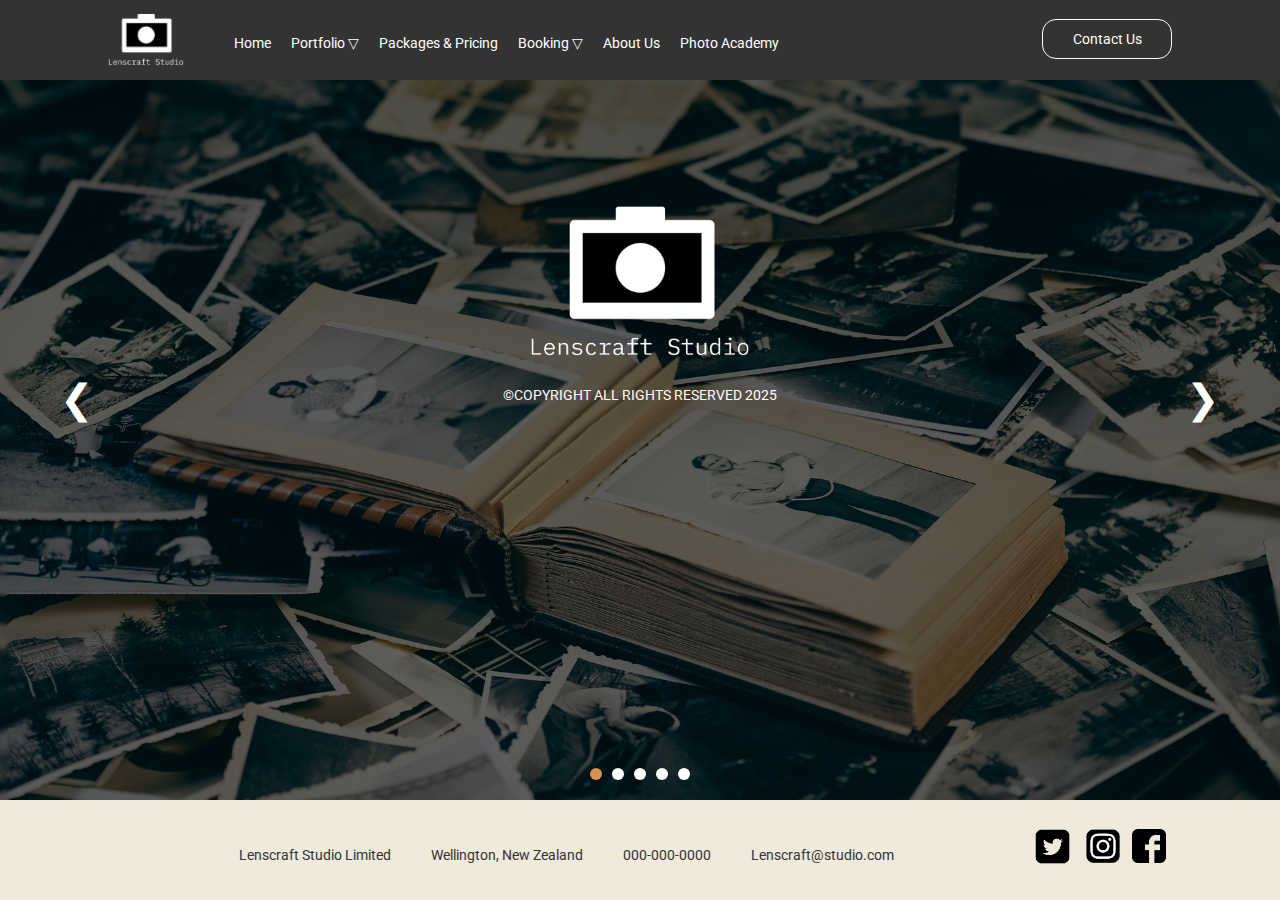
<file: index.html>
<!DOCTYPE html>
<html lang="en">
<head>
    <meta charset="UTF-8">
    <meta name="viewport" content="width=device-width, initial-scale=1.0">
    <title>Main Page</title>
    <link rel="stylesheet" href="./css/common.css">
    <link rel="stylesheet" href="./css/header_footer.css">
    <link rel="stylesheet" href="./css/main.css">
    <script src="./javascript/script.js"></script>
    <!-- Google Fonts: Roboto, Merriweather -->
    <link href="https://fonts.googleapis.com/css2?family=Roboto:wght@400;500;700&family=Merriweather:wght@400;700&display=swap" rel="stylesheet">
    
</head>
<body>

    <header>
        <h1 class="logo">
            <a href="/LensCraftStudio/index.html">
                <img src="./images/logo_white.png" alt="Logo Image of Camera">
            </a>
        </h1>
        <nav>
            <ul> 
                <li><a href="/LensCraftStudio/index.html">Home</a></li>
                <li>
                    <a href="#">Portfolio &#9661;</a>
                    <ul class="sub_nav">
                        <li><a href="#">Wedding</a></li>
                        <li><a href="#">Portrait</a></li>
                        <li><a href="#">Commercial</a></li>
                    </ul>
                </li>
                <li><a href="/LensCraftStudio/pricingPage.html">Packages & Pricing</a></li>
                <li>
                    <a href="#">Booking &#9661;</a>
                    <ul class="sub_nav">
                        <li><a href="/LensCraftStudio/booking.html">Make a Booking</a></li>
                        <li><a href="/LensCraftStudio/booking_check.html">Check Booking</a></li>
                    </ul>
                </li>
                <li><a href="/LensCraftStudio/aboutus.html">About Us</a></li>
                <li><a href="#">Photo Academy</a></li>
            </ul>
        </nav>
        <div class="contact_us">
            <a href="#">Contact Us</a>
        </div>
    </header>


    <main>
        <div class="slider-container">
            <div class="slide-box">
                <div class="slide">
                    <img src="./images/main1.jpg" alt="main1">
                    <div class="main_mention"> 
                        <img src="./images/logo_white.png" alt="logo">
                        <p>©COPYRIGHT ALL RIGHTS RESERVED 2025</p>
                    </div>
                </div>
                <div class="slide">
                    <img src="./images/main2.jpg" alt="main2">
                </div>
                <div class="slide">
                    <img src="./images/main3.jpg" alt="main3">
                </div>
                <div class="slide">
                    <img src="./images/main4.jpg" alt="main4">
                </div>
                <div class="slide">
                    <img src="./images/main5.jpg" alt="main5">
                </div>
            </div>
        
            <div class="dots-container">
                <div class="dot"></div>
                <div class="dot"></div>
                <div class="dot"></div>
                <div class="dot"></div>
                <div class="dot"></div>
            </div>
        
            <button class="prev">&#10094;</button>
            <button class="next">&#10095;</button>
    </main>

    <footer>
        <ul class="info_footer">
            <li>Lenscraft Studio Limited</li>
            <li>Wellington, New Zealand</li>
            <li>000-000-0000</li>
            <li>Lenscraft@studio.com</li>
        </ul>
        <ul class="sns_footer">
            <li>
                <a href="#" class="twitter_logo">
                    <img src="./images/twitter_logo.png" alt="twitter_logo">
                </a>
            </li>
            <li>
                <a href="#">
                    <img src="./images/instagram_logo.png" alt="Instagram Logo">
                </a>
            </li>
            <li>
                <a href="#">
                    <img src="./images/facebook_logo.png" alt="Facebook Logo">
                </a>
            </li>
        </ul>
    </footer>

</body>
</html>
</file>
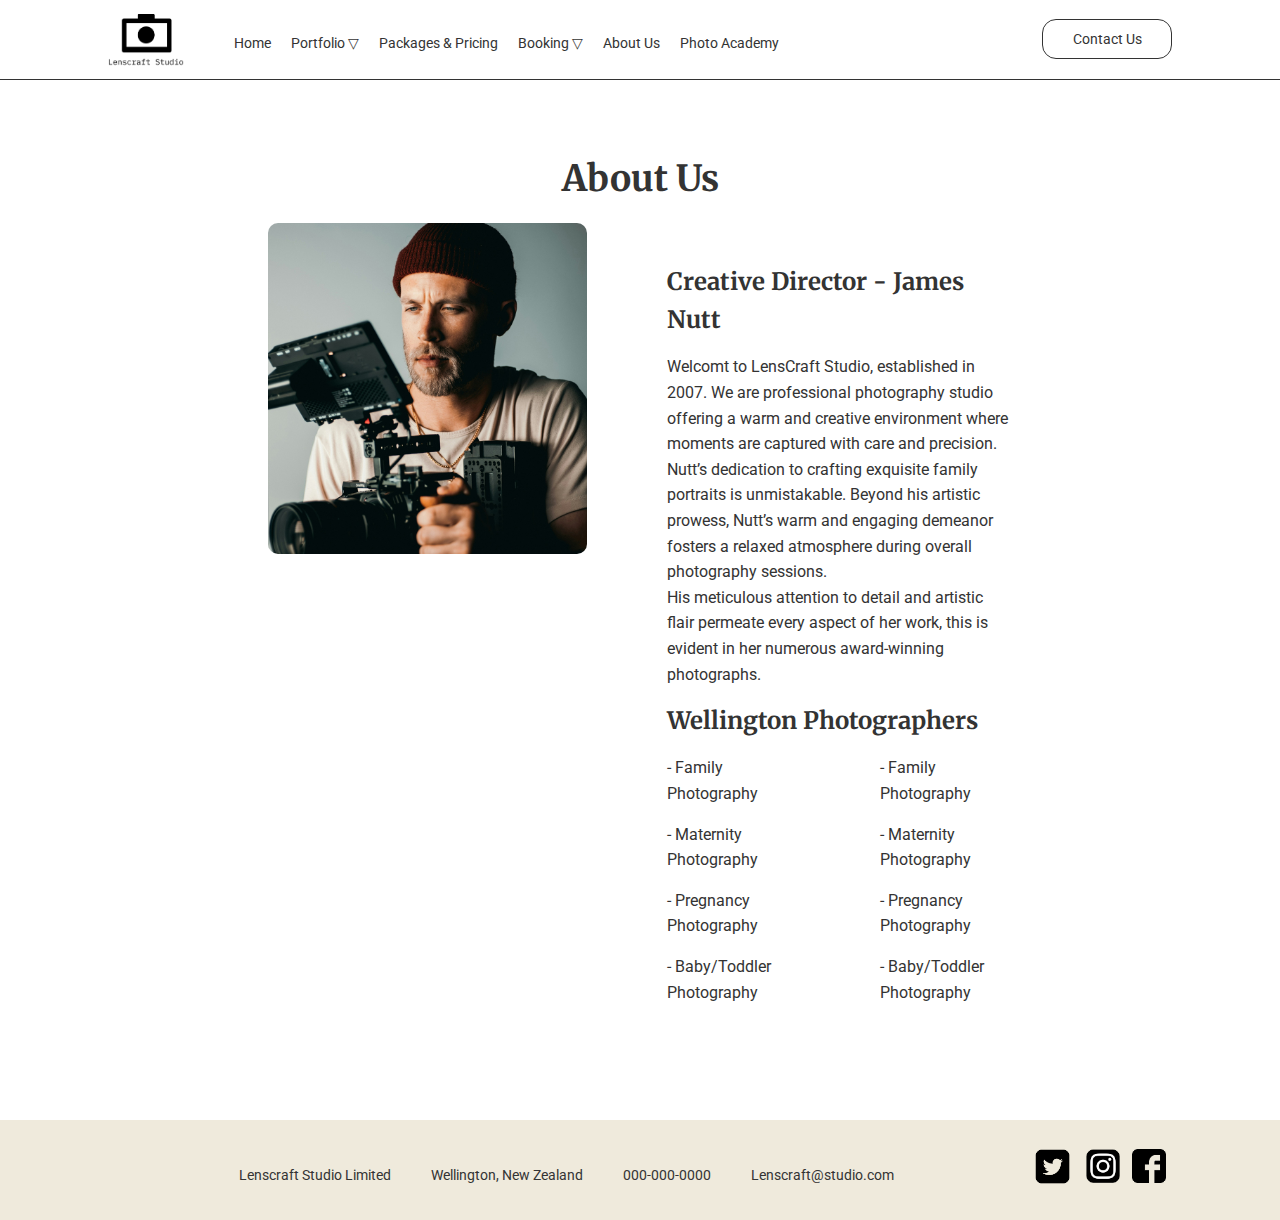
<file: aboutus.html>
<!DOCTYPE html>
<html lang="en">
<head>
    <meta charset="UTF-8">
    <meta name="viewport" content="width=device-width, initial-scale=1.0">
    <title>AboutUs</title>
    <link rel="stylesheet" href="./css/common.css">
    <link rel="stylesheet" href="./css/header_footer.css">
    <link rel="stylesheet" href="./css/aboutus.css">
     <!-- Google Fonts: Roboto, Merriweather -->
    <link href="https://fonts.googleapis.com/css2?family=Roboto:wght@400;500;700&family=Merriweather:wght@400;700&display=swap" rel="stylesheet">
</head>
<body>
    <header class="inside">
        <h1 class="logo">
            <a href="/LensCraftStudio/index.html">
                <img src="./images/logo_black.png" alt="Logo Image of Camera">
            </a>
        </h1>
        <nav>
            <ul>
                <li><a href="/LensCraftStudio/index.html">Home</a></li>
                <li>
                    <a href="#">Portfolio &#9661;</a>
                    <ul class="sub_nav_in">
                        <li><a href="#">Wedding</a></li>
                        <li><a href="#">Portrait</a></li>
                        <li><a href="#">Commercial</a></li>
                    </ul>
                </li>
                <li><a href="/LensCraftStudio/pricingPage.html">Packages & Pricing</a></li>
                <li>
                    <a href="#">Booking &#9661;</a>
                    <ul class="sub_nav">
                        <li><a href="/LensCraftStudio/booking.html">Make a Booking</a></li>
                        <li><a href="/LensCraftStudio/booking_check.html">Check Booking</a></li>
                    </ul>
                </li>
                <li><a href="/LensCraftStudio/aboutus.html">About Us</a></li>
                <li><a href="#">Photo Academy</a></li>
            </ul>
        </nav>
        <div class="contact_us">
            <a href="#">Contact Us</a>
        </div>
    </header>
    <main>
        <h2>About Us</h2>
        <div class="intro_box">
            <div class="img_box">
                <img src="./images/aboutus.jpg" alt="name">
            </div>
            <div class="content_box">
                <h3>Creative Director - James Nutt</h3>
                <p>Welcomt to LensCraft Studio, established in 2007. We are professional photography studio offering a warm and creative environment where moments are captured with care and precision.<br>            Nutt’s dedication to crafting exquisite family portraits is unmistakable.
                    Beyond his artistic prowess, Nutt’s warm and engaging demeanor fosters a relaxed atmosphere during overall photography sessions.<br>
                    His meticulous attention to detail and artistic flair permeate every aspect of her work, this is evident in her numerous award-winning photographs.
                </p>
                <h3>Wellington Photographers</h3>
                <div class="wrap_box">
                    <div>
                        <p>- Family Photography</p>
                        <p>- Maternity Photography</p>
                        <p>- Pregnancy Photography</p>
                        <p>- Baby/Toddler Photography</p>
                    </div>
                    <div>
                        <p>- Family Photography</p>
                        <p>- Maternity Photography</p>
                        <p>- Pregnancy Photography</p>
                        <p>- Baby/Toddler Photography</p>
                    </div>
                </div>
            </div>
        </div>

    </main>
    <footer>
        <ul class="info_footer">
            <li>Lenscraft Studio Limited</li>
            <li>Wellington, New Zealand</li>
            <li>000-000-0000</li>
            <li>Lenscraft@studio.com</li>
        </ul>
        <ul class="sns_footer">
            <li>
                <a href="#" class="twitter_logo">
                    <img src="./images/twitter_logo.png" alt="twitter_logo">
                </a>
            </li>
            <li>
                <a href="#">
                    <img src="./images/instagram_logo.png" alt="Instagram Logo">
                </a>
            </li>
            <li>
                <a href="#">
                    <img src="./images/facebook_logo.png" alt="Facebook Logo">
                </a>
            </li>
        </ul>
    </footer>
</body>
</html>
</file>
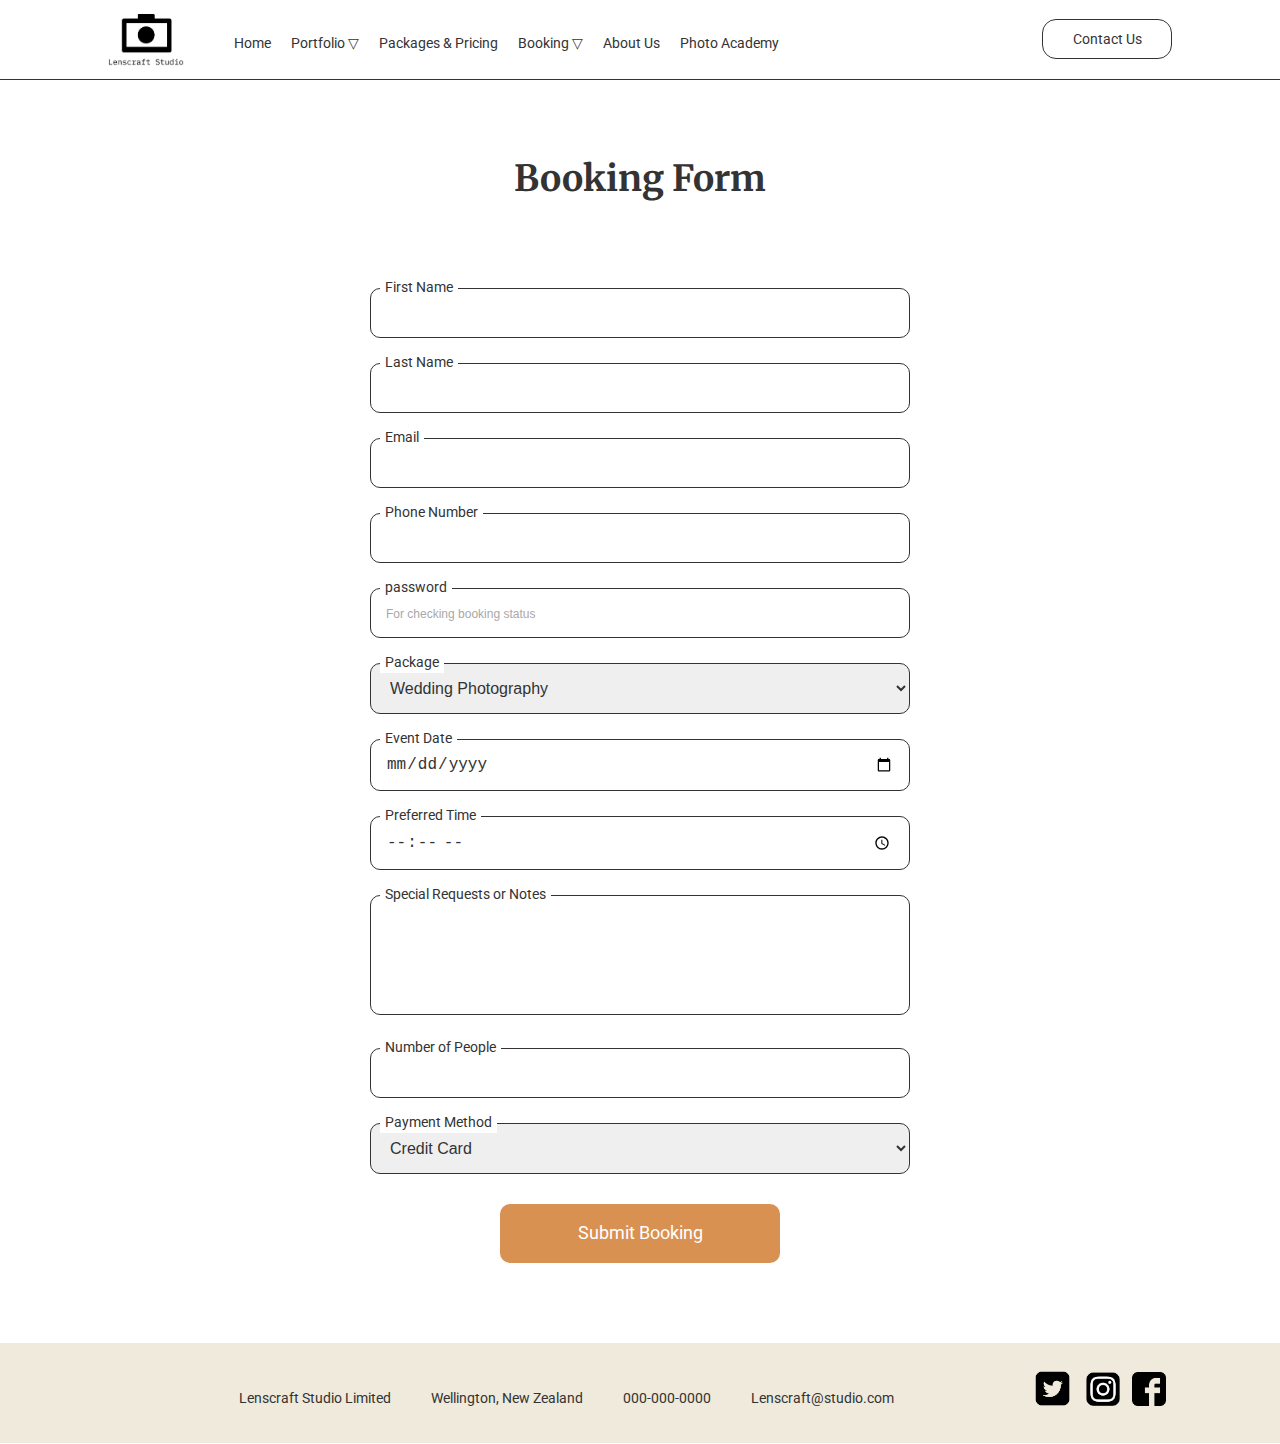
<file: booking.html>
<!DOCTYPE html>
<html lang="en">
<head>
    <meta charset="UTF-8">
    <meta name="viewport" content="width=device-width, initial-scale=1.0">
    <title>Booking_form</title>
    <link rel="stylesheet" href="./css/common.css">
    <link rel="stylesheet" href="./css/header_footer.css">
    <link rel="stylesheet" href="./css/booking.css">
    <!-- Google Fonts: Roboto, Merriweather -->
    <link href="https://fonts.googleapis.com/css2?family=Roboto:wght@400;500;700&family=Merriweather:wght@400;700&display=swap" rel="stylesheet">


</head>
<body>
    <header class="inside">
        <h1 class="logo">
            <a href="/LensCraftStudio/index.html">
                <img src="./images/logo_black.png" alt="Logo Image of Camera">
            </a>
        </h1>
        <nav>
            <ul>
                <li><a href="/LensCraftStudio/index.html">Home</a></li>
                <li>
                    <a href="#">Portfolio &#9661;</a>
                    <ul class="sub_nav_in">
                        <li><a href="#">Wedding</a></li>
                        <li><a href="#">Portrait</a></li>
                        <li><a href="#">Commercial</a></li>
                    </ul>
                </li>
                <li><a href="/LensCraftStudio/pricingPage.html">Packages & Pricing</a></li>
                <li>
                    <a href="#">Booking &#9661;</a>
                    <ul class="sub_nav">
                        <li><a href="/LensCraftStudio/booking.html">Make a Booking</a></li>
                        <li><a href="/LensCraftStudio/booking_check.html">Check Booking</a></li>
                    </ul>
                </li>
                <li><a href="/LensCraftStudio/aboutus.html">About Us</a></li>
                <li><a href="#">Photo Academy</a></li>
            </ul>
        </nav>
        <div class="contact_us">
            <a href="#">Contact Us</a>
        </div>
    </header>
    <main>
        <h2>Booking Form</h2>
        <form class="booking_form">
            <!-- Personal Information -->
            <div class="input_group">
                <label for="first_name">First Name</label>
                <input type="text" id="first_name" name="first_name" required>
            </div>
            
            <div class="input_group">
                <label for="last_name">Last Name</label>
                <input type="text" id="last_name" name="last_name" required>
            </div>
            
            <div class="input_group">
                <label for="email">Email</label>
                <input type="email" id="email" name="email" required>
            </div>
            
            <div class="input_group">
                <label for="phone">Phone Number</label>
                <input type="tel" id="phone" name="phone" required>
            </div>

            <div class="input_group password_box">
                <label for="password">password</label>
                <input type="text" id="password" name="password" placeholder="For checking booking status" required>
            </div>
            
            <!-- Booking Details -->
            <div class="input_group">
                <label for="package">Package</label>
                <select id="package" name="package" required>
                    <option value="wedding">Wedding Photography</option>
                    <option value="family">Family Photoshoot</option>
                    <option value="commercial">Commercial Project</option>
                </select>
            </div>
            
            <div class="input_group">
                <label for="date">Event Date</label>
                <input type="date" id="date" name="date" required>
            </div>
            
            <div class="input_group">
                <label for="time">Preferred Time</label>
                <input type="time" id="time" name="time">
            </div>
            
            
            <!-- Additional Information -->
            <div class="input_group">
                <label for="notes">Special Requests or Notes</label>
                <textarea id="notes" name="notes"></textarea>
            </div>
            
            <div class="input_group">
                <label for="people_count">Number of People</label>
                <input type="number" id="people_count" name="people_count" min="1" required>
            </div>
            
            <!-- Payment Information -->
            <div class="input_group">
                <label for="payment">Payment Method</label>
                <select id="payment" name="payment">
                    <option value="credit_card">Credit Card</option>
                    <option value="bank_transfer">Bank Transfer</option>
                    <option value="paypal">PayPal</option>
                </select>
            </div>
            
            
            <button type="submit" class="submit_button">Submit Booking</button>
        </form>
    </main>
    <footer>
        <ul class="info_footer">
            <li>Lenscraft Studio Limited</li>
            <li>Wellington, New Zealand</li>
            <li>000-000-0000</li>
            <li>Lenscraft@studio.com</li>
        </ul>
        <ul class="sns_footer">
            <li>
                <a href="#" class="twitter_logo">
                    <img src="./images/twitter_logo.png" alt="twitter_logo">
                </a>
            </li>
            <li>
                <a href="#">
                    <img src="./images/instagram_logo.png" alt="Instagram Logo">
                </a>
            </li>
            <li>
                <a href="#">
                    <img src="./images/facebook_logo.png" alt="Facebook Logo">
                </a>
            </li>
        </ul>
    </footer>
    
</body>
</html>
</file>
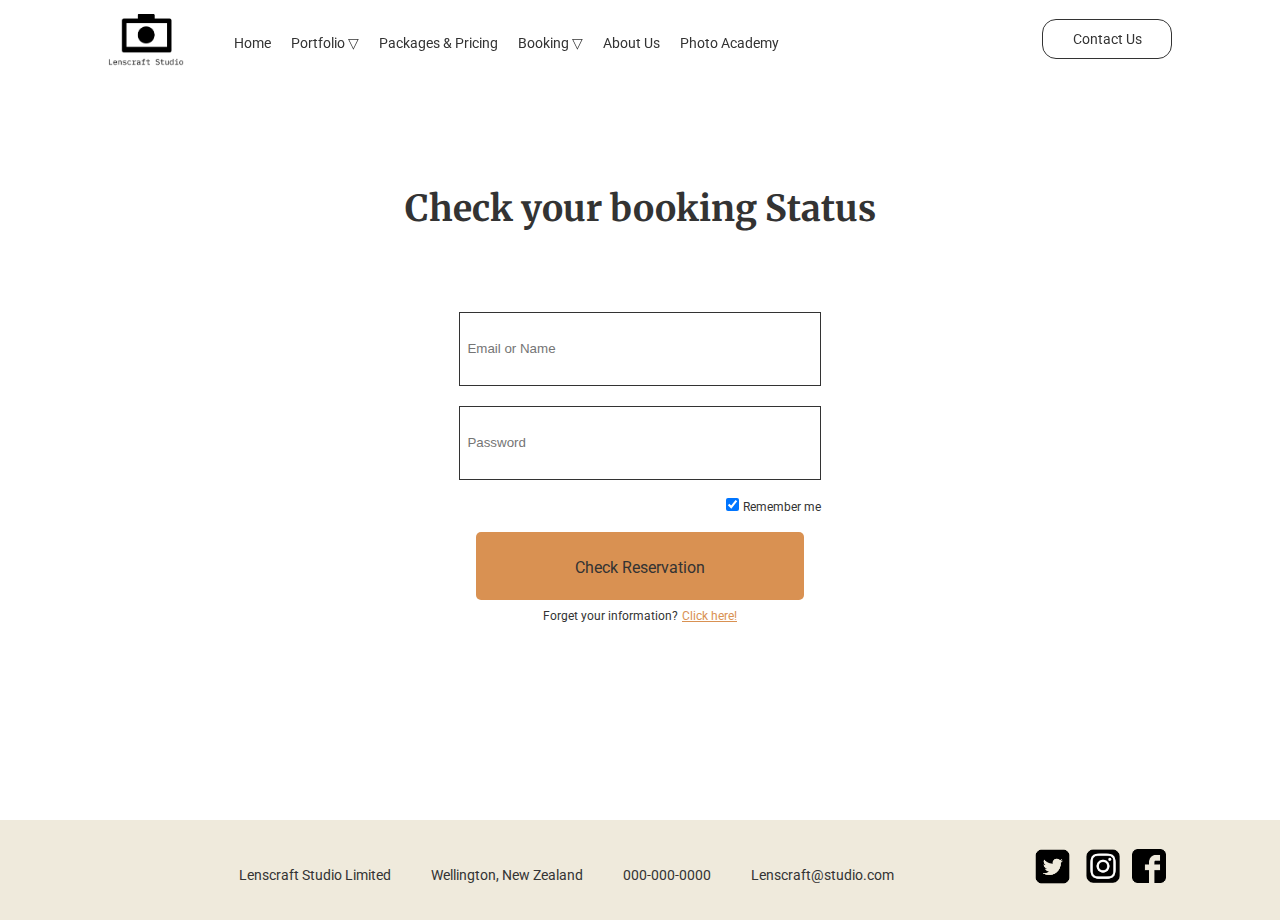
<file: booking_check.html>
<!DOCTYPE html>
<html lang="en">
<head>
    <meta charset="UTF-8">
    <meta name="viewport" content="width=device-width, initial-scale=1.0">
    <title>Booking_check</title>
    <link rel="stylesheet" href="./css/common.css">
    <link rel="stylesheet" href="./css/header_footer.css">
    <link rel="stylesheet" href="./css/booking_check.css">
    <!-- Google Fonts: Roboto, Merriweather -->
    <link href="https://fonts.googleapis.com/css2?family=Roboto:wght@400;500;700&family=Merriweather:wght@400;700&display=swap" rel="stylesheet">
</head>
<body>
    <header>
        <h1 class="logo">
            <a href="/LensCraftStudio/index.html">
                <img src="./images/logo_black.png" alt="Logo Image of Camera">
            </a>
        </h1>
        <nav>
            <ul> 
                <li><a href="/LensCraftStudio/index.html">Home</a></li>
                <li>
                    <a href="#">Portfolio &#9661;</a>
                    <ul class="sub_nav">
                        <li><a href="#">Wedding</a></li>
                        <li><a href="#">Portrait</a></li>
                        <li><a href="#">Commercial</a></li>
                    </ul>
                </li>
                <li><a href="/LensCraftStudio/pricingPage.html">Packages & Pricing</a></li>
                <li>
                    <a href="#">Booking &#9661;</a>
                    <ul class="sub_nav">
                        <li><a href="/LensCraftStudio/booking.html">Make a Booking</a></li>
                        <li><a href="/LensCraftStudio/booking_check.html">Check Booking</a></li>
                    </ul>
                </li>
                <li><a href="/LensCraftStudio/aboutus.html">About Us</a></li>
                <li><a href="#">Photo Academy</a></li>
            </ul>
        </nav>
        <div class="contact_us">
            <a href="#">Contact Us</a>
        </div>
    </header>
    
    <main>
        <h2>Check your booking Status</h2>

        <form action="#" method="post">
            <div class="container">
                <label for="name"></label>
                <input class="input_box name_box" type="text" placeholder="  Email or Name" name="name" required>
                <label for="pwd"></label>
                <input class="input_box pwd_box" type="text" placeholder="  Password" name="pwd" required>
                
                <div class="check_res">
                    <label>
                        <input type="checkbox" checked ="checked" name="remember">
                        <span>Remember me</span>
                    </label>

                </div>

                <div class="container check_cont">
                    <button>
                        <p>Check Reservation</p>
                    </button>
                    <span>Forget your information?</span>
                    <a href="#">Click here!</a>
                </div>
            </div>
        </form>
    </main>

    <footer>
        <ul class="info_footer">
            <li>Lenscraft Studio Limited</li>
            <li>Wellington, New Zealand</li>
            <li>000-000-0000</li>
            <li>Lenscraft@studio.com</li>
        </ul>
        <ul class="sns_footer">
            <li>
                <a href="#" class="twitter_logo">
                    <img src="./images/twitter_logo.png" alt="twitter_logo">
                </a>
            </li>
            <li>
                <a href="#">
                    <img src="./images/instagram_logo.png" alt="Instagram Logo">
                </a>
            </li>
            <li>
                <a href="#">
                    <img src="./images/facebook_logo.png" alt="Facebook Logo">
                </a>
            </li>
        </ul>
    </footer>
</body>
</html>
</file>
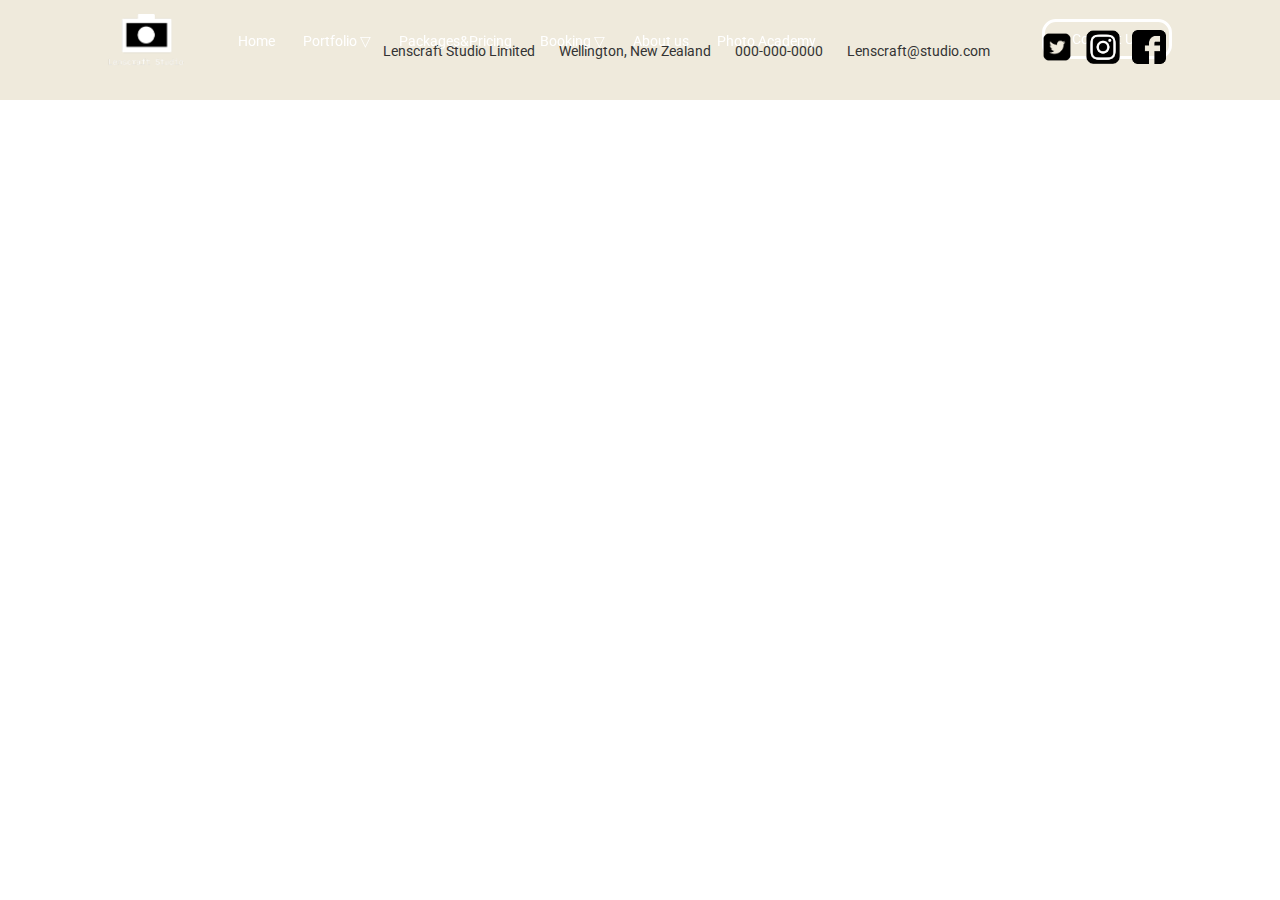
<file: header,footer.html>
<!DOCTYPE html>
<html lang="en">
<head>
    <meta charset="UTF-8">
    <meta name="viewport" content="width=device-width, initial-scale=1.0">
    <title>Header,Footer</title>
    <link rel="stylesheet" href="./css/common.css">
    <link rel="stylesheet" href="./css/header,footer.css">
    <!-- Google Fonts: Roboto, Merriweather -->
    <link href="https://fonts.googleapis.com/css2?family=Roboto:wght@400;500;700&family=Merriweather:wght@400;700&display=swap" rel="stylesheet">
</head>
<body>
    <header>
        <h1 class="logo">
            <a href="/main.html">
                <img src="./images/logo_white.png" alt="It is an image of a camera">
            </a>
        </h1>
        <nav>
            <ul>
                <li><a href="">Home</a></li>
                <li><a href="">Portfolio &#9661;</a>
                    <ul class="sub_nav port_sub_nav">
                        <li><a href="">Wedding</a></li>
                        <li><a href="">Portrait</a></li>
                        <li><a href="">Commercial</a></li>
                    </ul>
                </li>
                <li><a href="">Packages&Pricing</a></li>
                <li><a href="">Booking &#9661;</a>
                    <ul class="sub_nav">
                        <li><a href="">booking</a></li>
                        <li><a href="">Checking</a></li>
                    </ul>
                </li>
                <li><a href="">About us</a></li>
                <li><a href="">Photo Academy</a></li>
            </ul>
        </nav>
        <div class="contact_us">
            <a href="">Contact Us</a>
        </div>
    </header>
    <footer>
        <ul class="info_footer">
            <li>Lenscraft Studio Limited</li>
            <li>Wellington, New Zealand</li>
            <li>000-000-0000</li>
            <li>Lenscraft@studio.com</li>
        </ul>
        <ul class="sns_footer">
            <li>
                <a href="#" class="twitter_logo">
                    <img src="./images/twitter_logo.png" alt="twitter_logo">
                </a>
            </li>
            <li>
                <a href="#">
                    <img src="./images/instagram_logo.png" alt="Instagram Logo">
                </a>
            </li>
            <li>
                <a href="#">
                    <img src="./images/facebook_logo.png" alt="Facebook Logo">
                </a>
            </li>
        </ul>
    </footer>
</body>
</html>
</file>
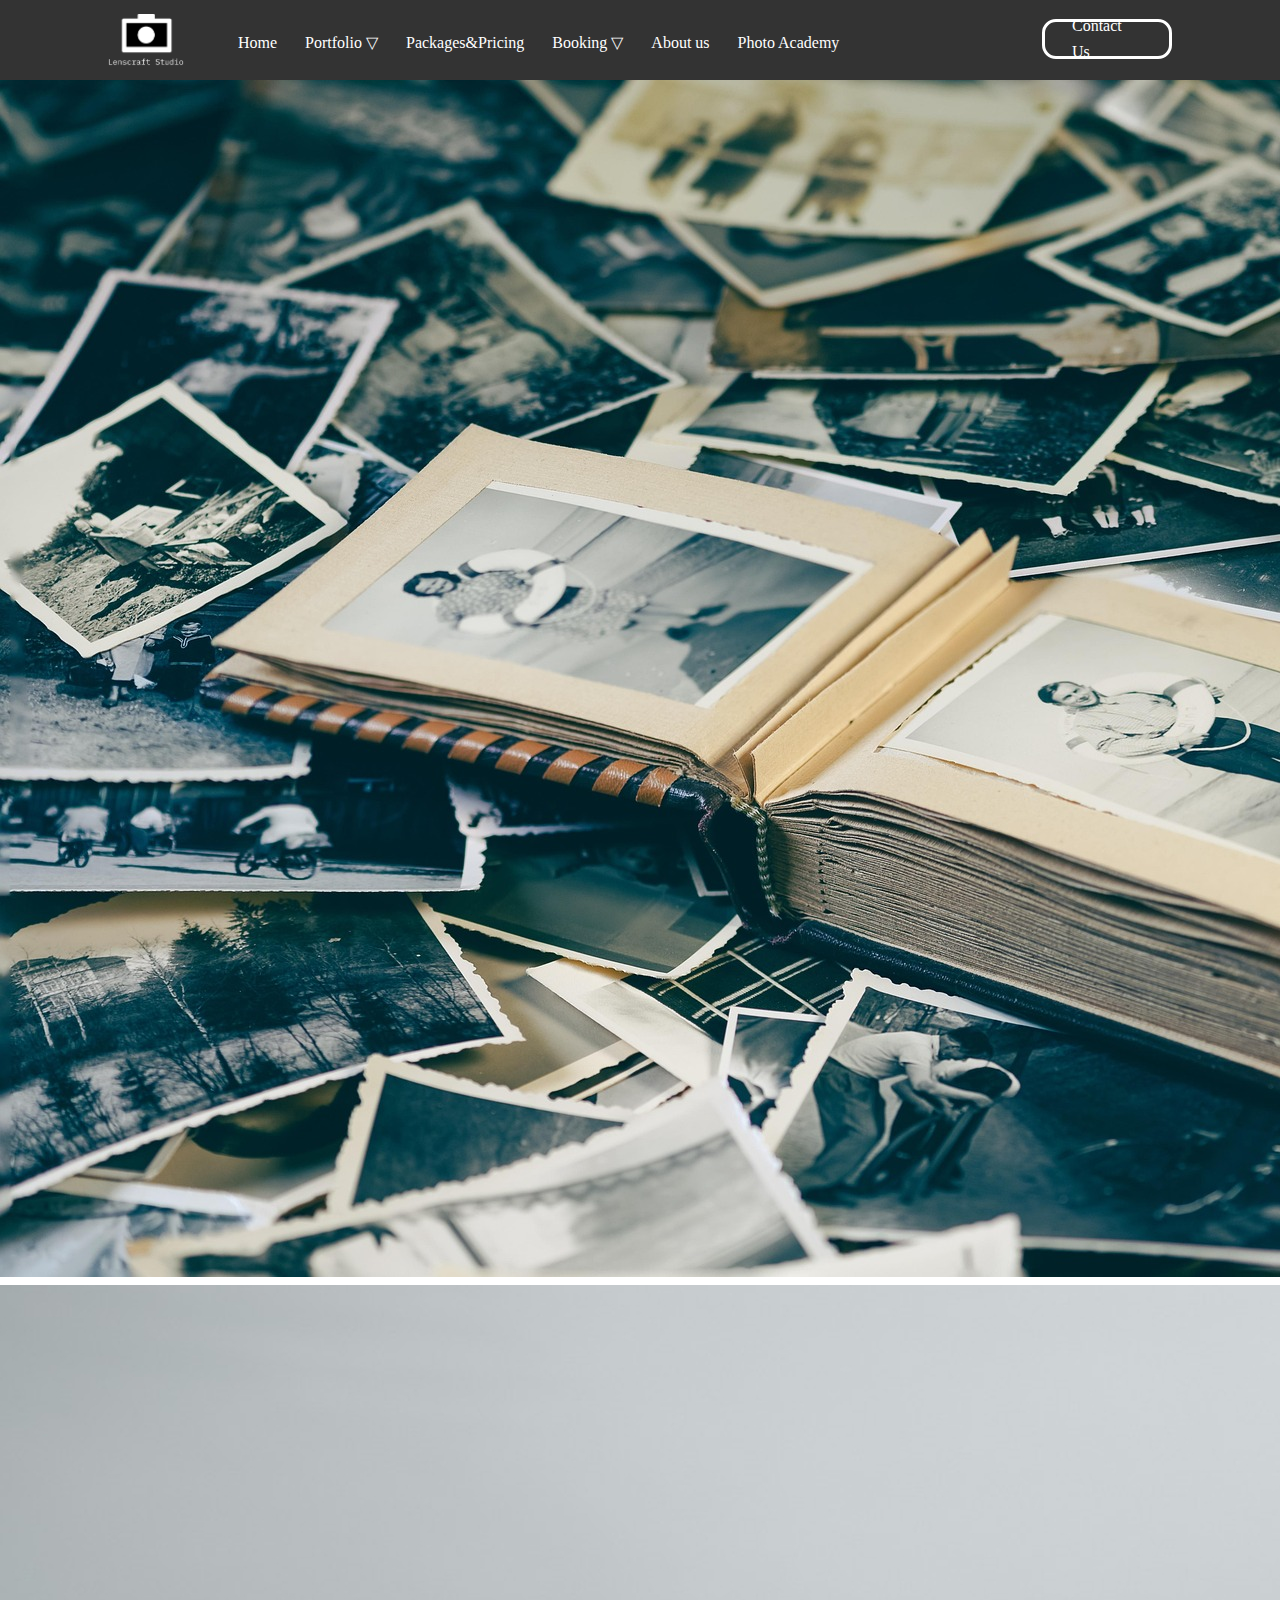
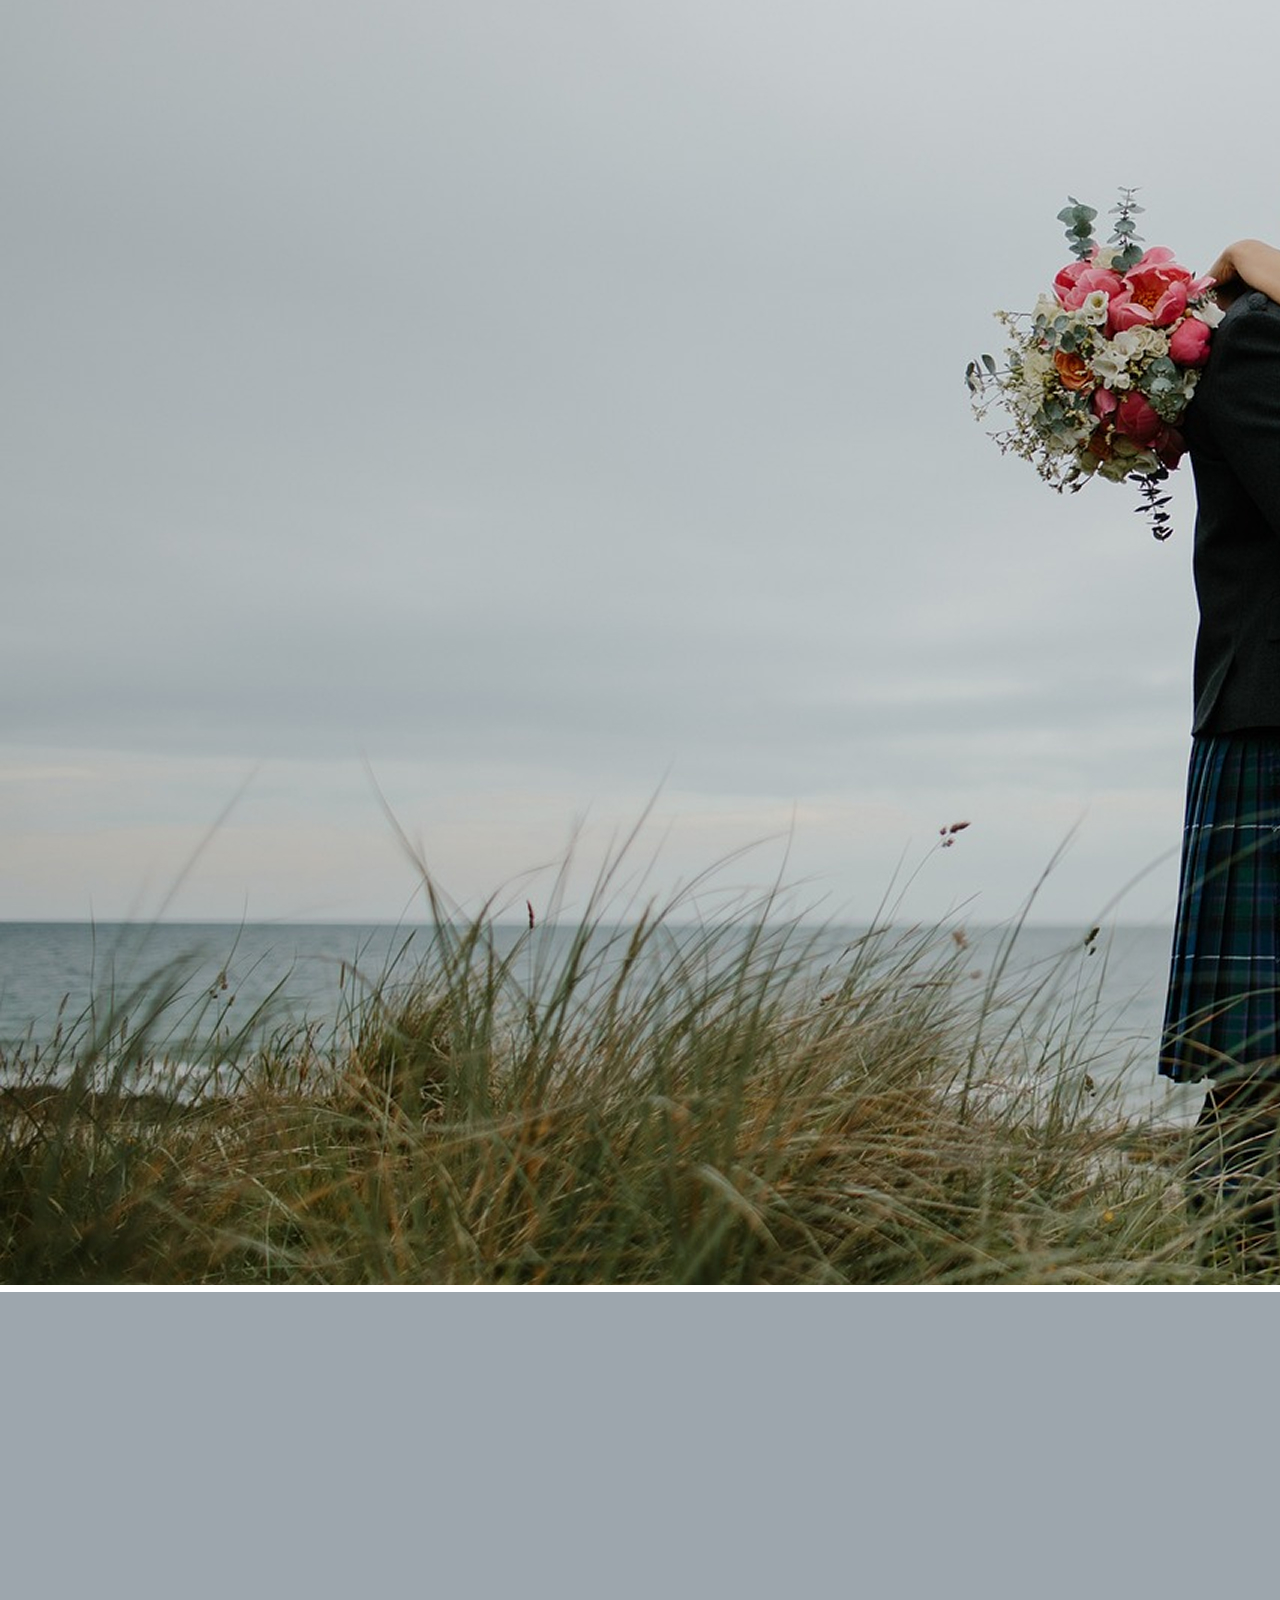
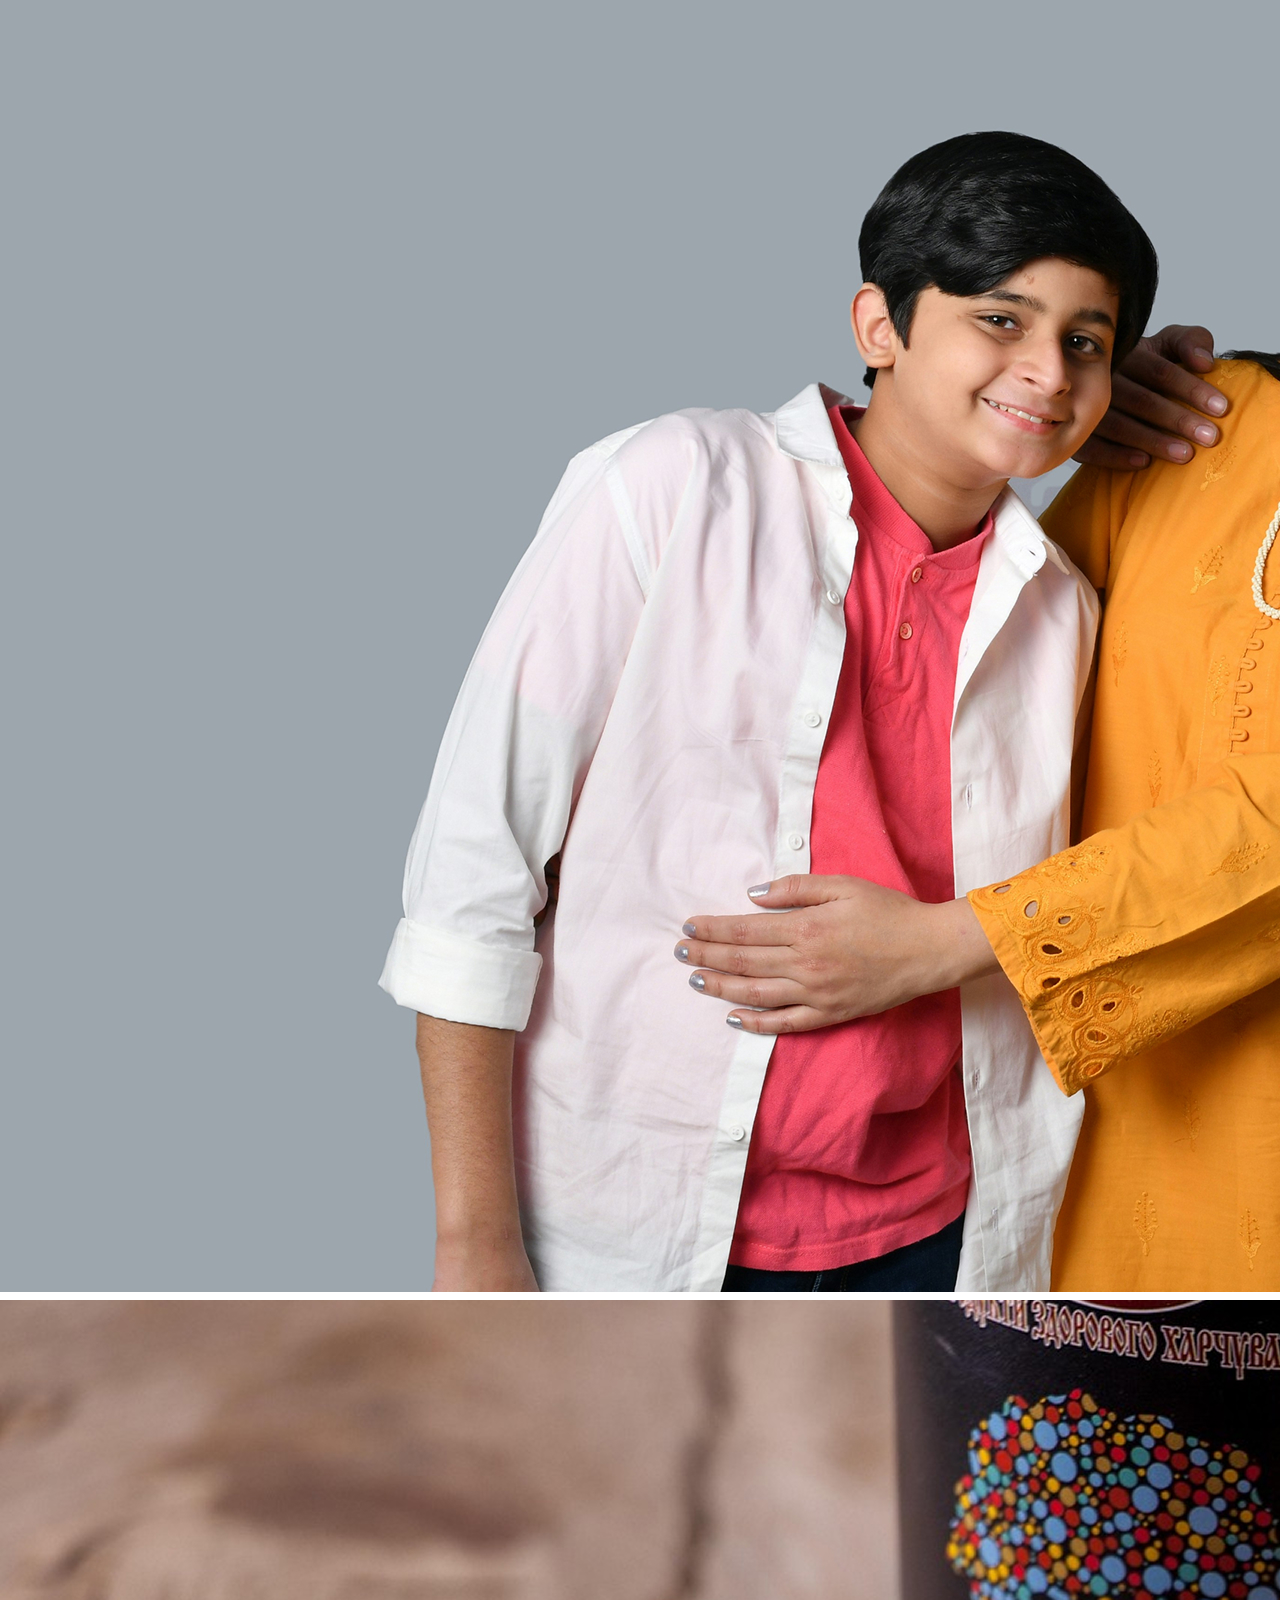
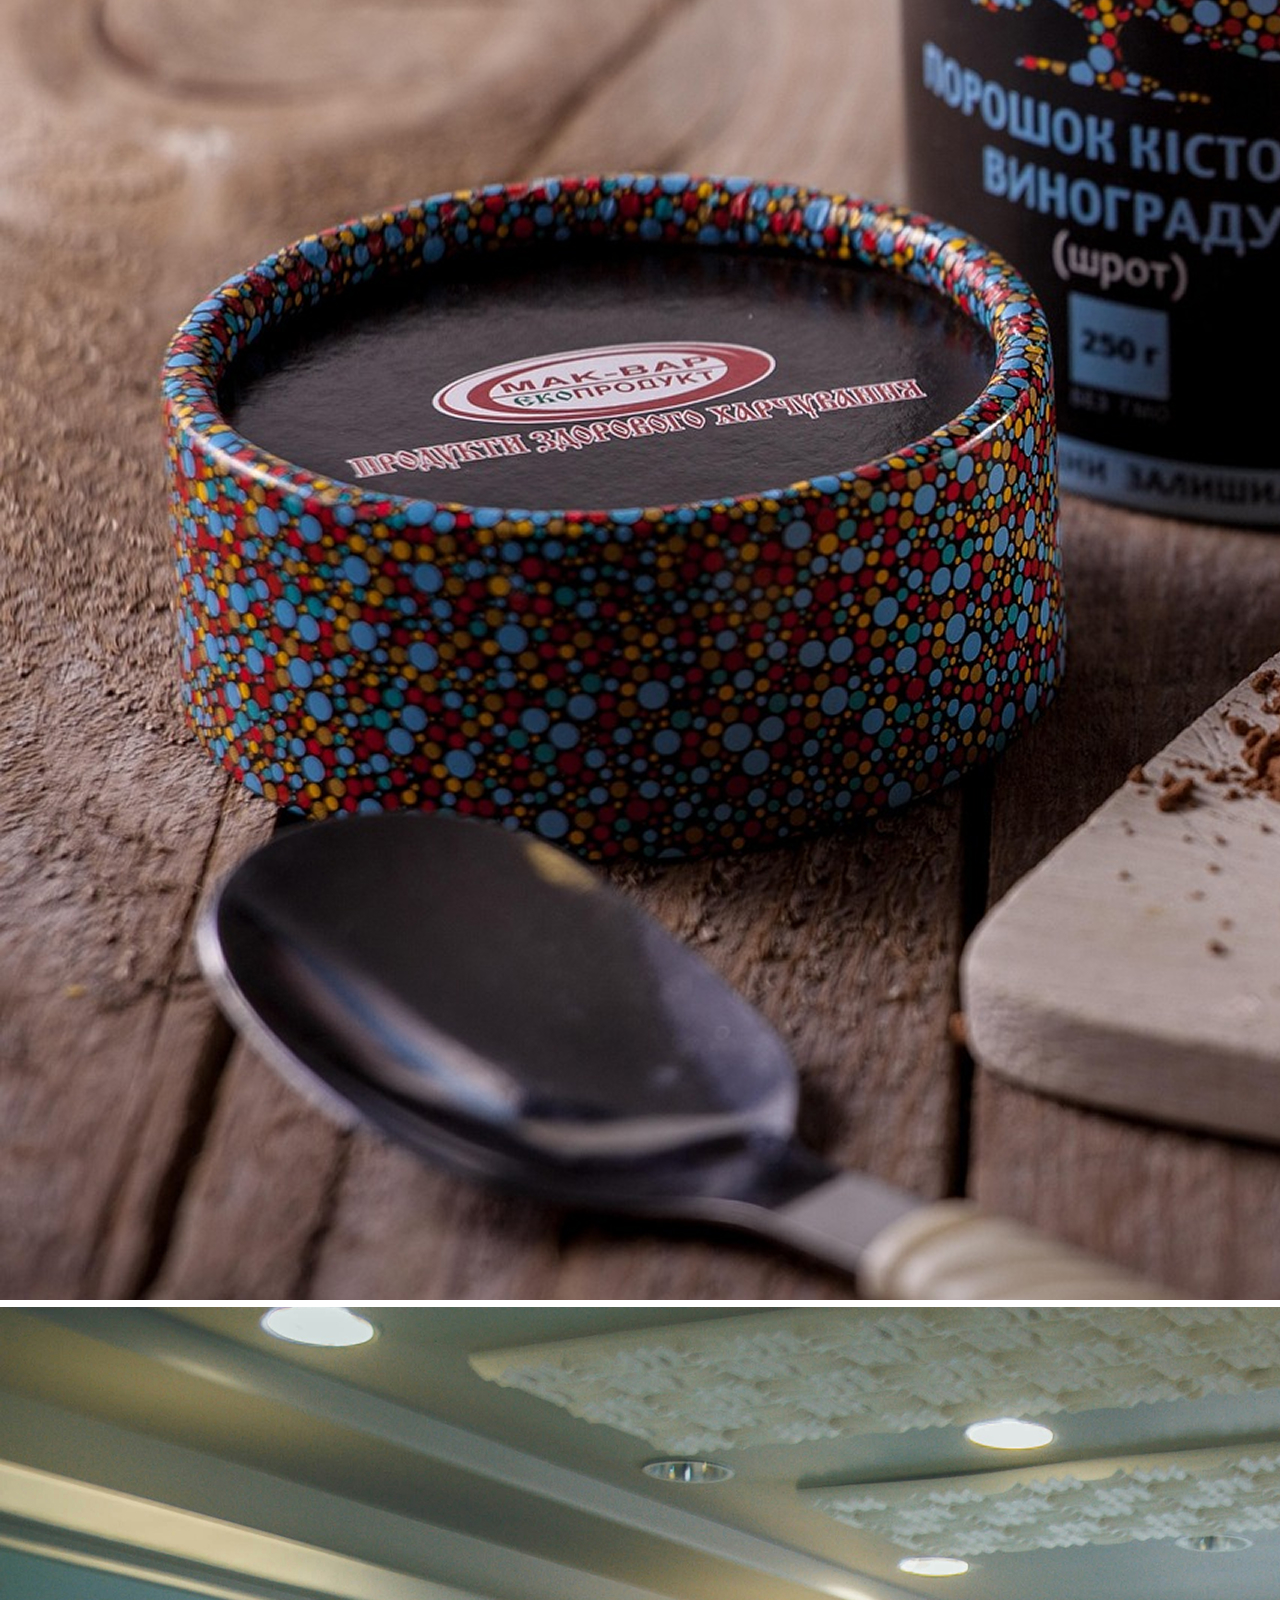
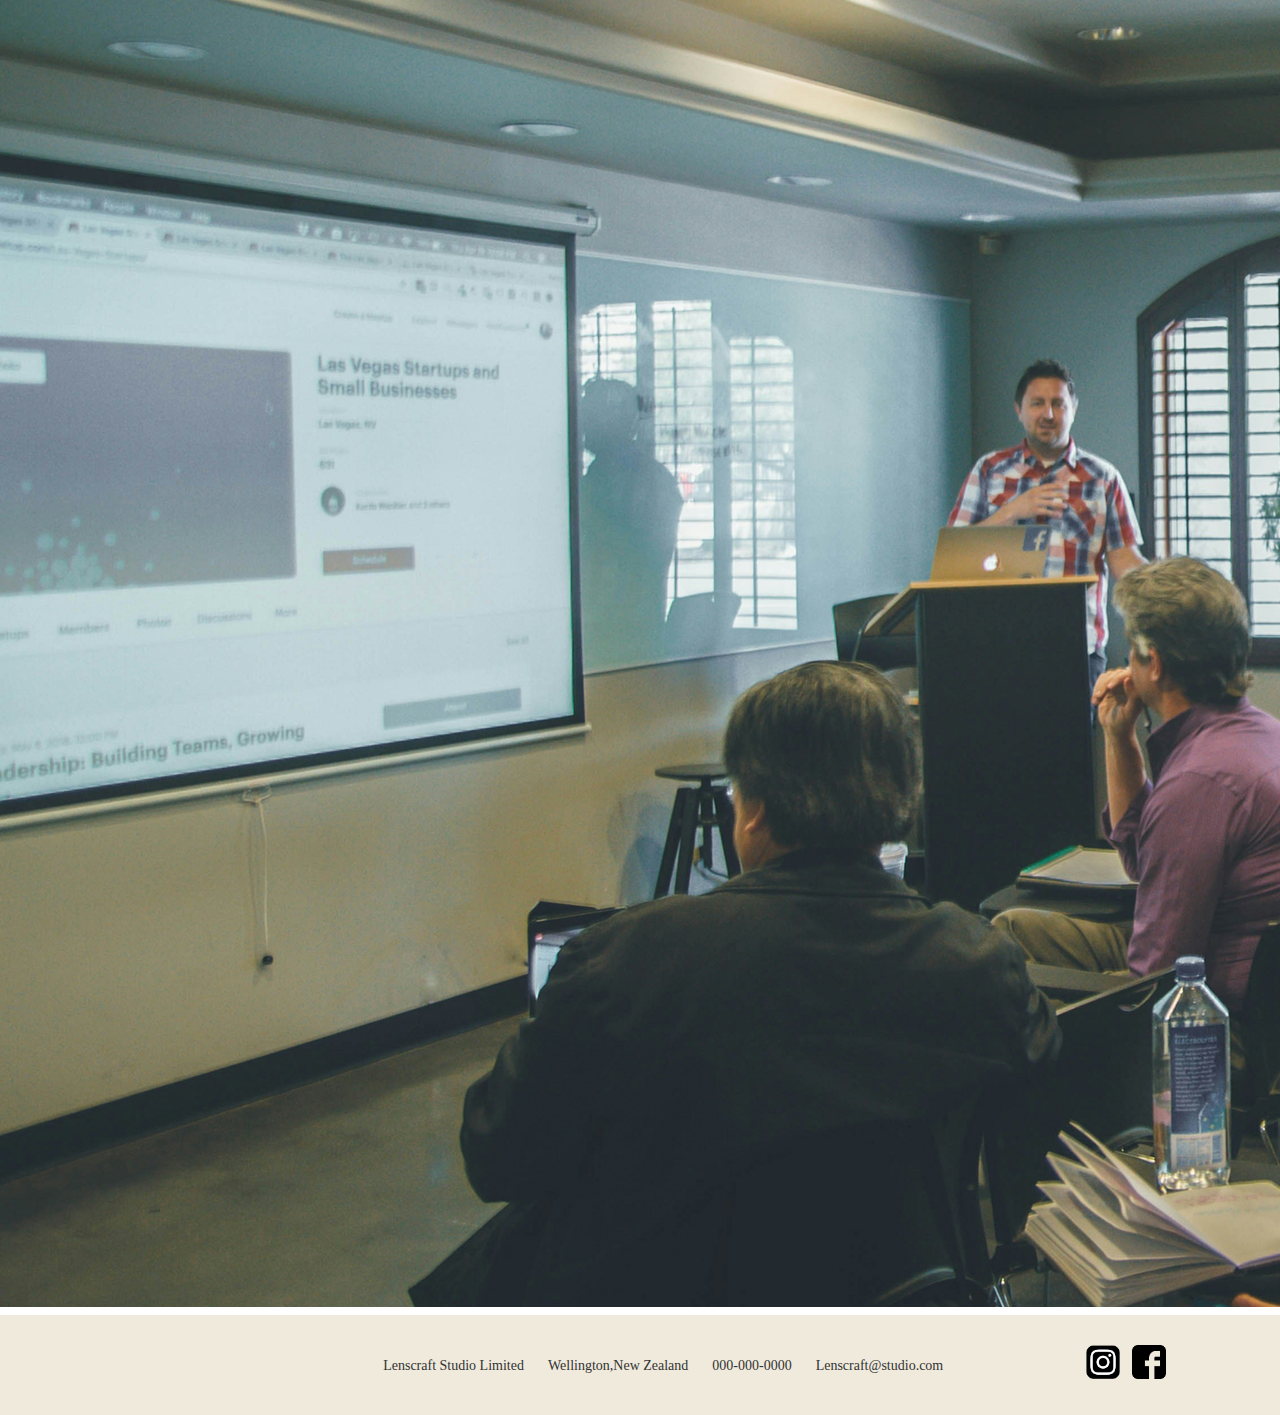
<file: main.html>
<!DOCTYPE html>
<html lang="en">
<head>
    <meta charset="UTF-8">
    <meta name="viewport" content="width=device-width, initial-scale=1.0">
    <title>MainPage</title>
    <link rel="stylesheet" href="./css/common.css">
    <link rel="stylesheet" href="./css/header,footer.css">
    <link rel="stylesheet" href="./css/main.css">
</head>
<body>
    <header>
        <h1 class="logo">
            <a href="/main.html">
                <img src="./images/logo_white.png" alt="It is an image of a camera">
            </a>
        </h1>
        <nav>
            <ul>
                <li><a href="">Home</a></li>
                <li><a href="">Portfolio &#9661;</a>
                    <ul class="sub_nav">
                        <li><a href="">Wedding</a></li>
                        <li><a href="">Portrait</a></li>
                        <li><a href="">Commercial</a></li>
                    </ul>
                </li>
                <li><a href="">Packages&Pricing</a></li>
                <li><a href="">Booking &#9661;</a>
                    <ul class="sub_nav">
                        <li><a href="">booking</a></li>
                        <li><a href="">Checking</a></li>
                    </ul>
                </li>
                <li><a href="">About us</a></li>
                <li><a href="">Photo Academy</a></li>
            </ul>
        </nav>
        <div class="contact_us">
            <a href="">Contact Us</a>
        </div>
    </header>
    <main>
        <div class="slide_box">
            <div>
                <img src="./images/main1.jpg" alt="main1">
            </div>
            <div>
                <img src="./images/main2.jpg" alt="main1">
            </div>
            <div>
                <img src="./images/main3.jpg" alt="main1">
            </div>
            <div>
                <img src="./images/main4.jpg" alt="main1">
            </div>
            <div>
                <img src="./images/main5.jpg" alt="main1">
            </div>
        </div>

    </main>
    <footer>
        <ul class="info_footer">
            <li>Lenscraft Studio Limited</li>
            <li>Wellington,New Zealand</li>
            <li>000-000-0000</li>
            <li>Lenscraft@studio.com</li>
        </ul>
        <ul class="sns_footer">

            <li>
                <a href="">
                    <img src="./images/instagram_logo.png" alt="instragram_logo">
                </a>
            </li>
            <li>
                <a href="">
                    <img src="./images/facebook_logo.png" alt="facebook_logo">
                </a>
            </li>
        </ul>
    </footer>
</body>
</html>
</file>
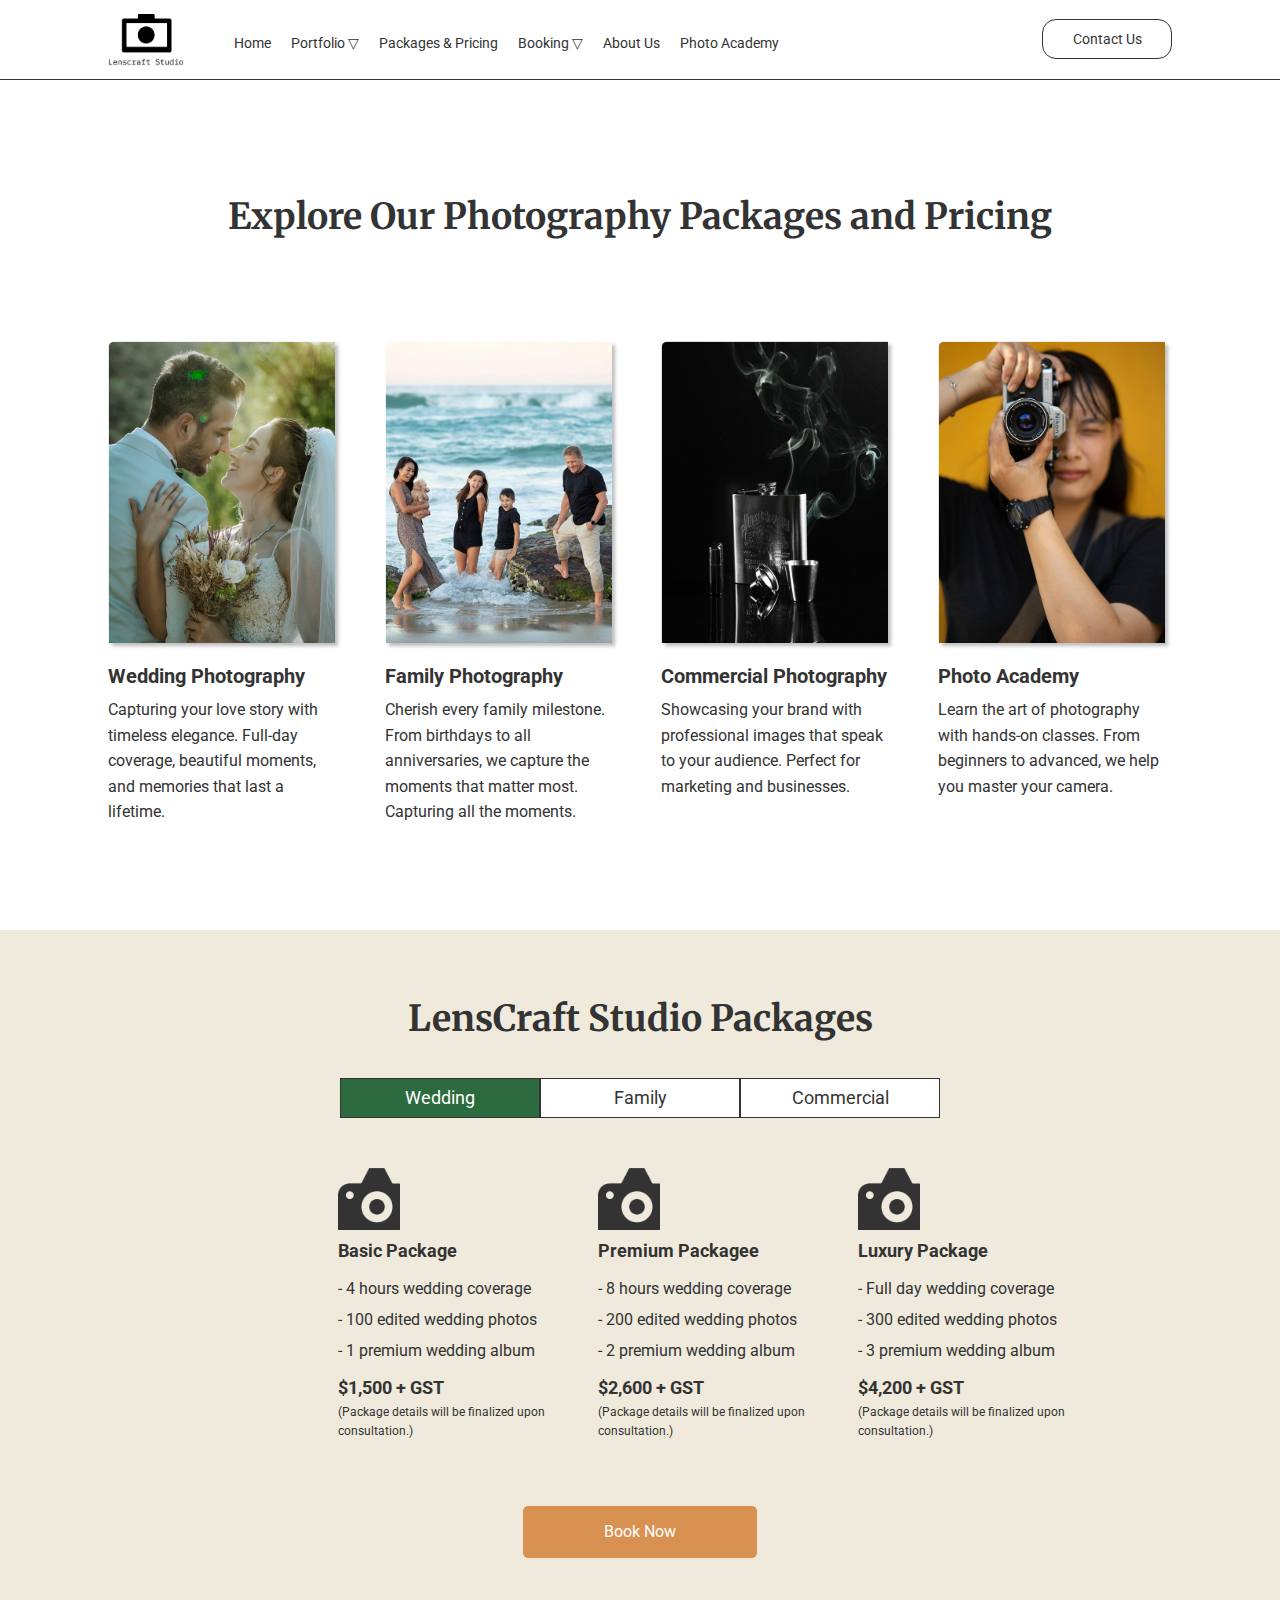
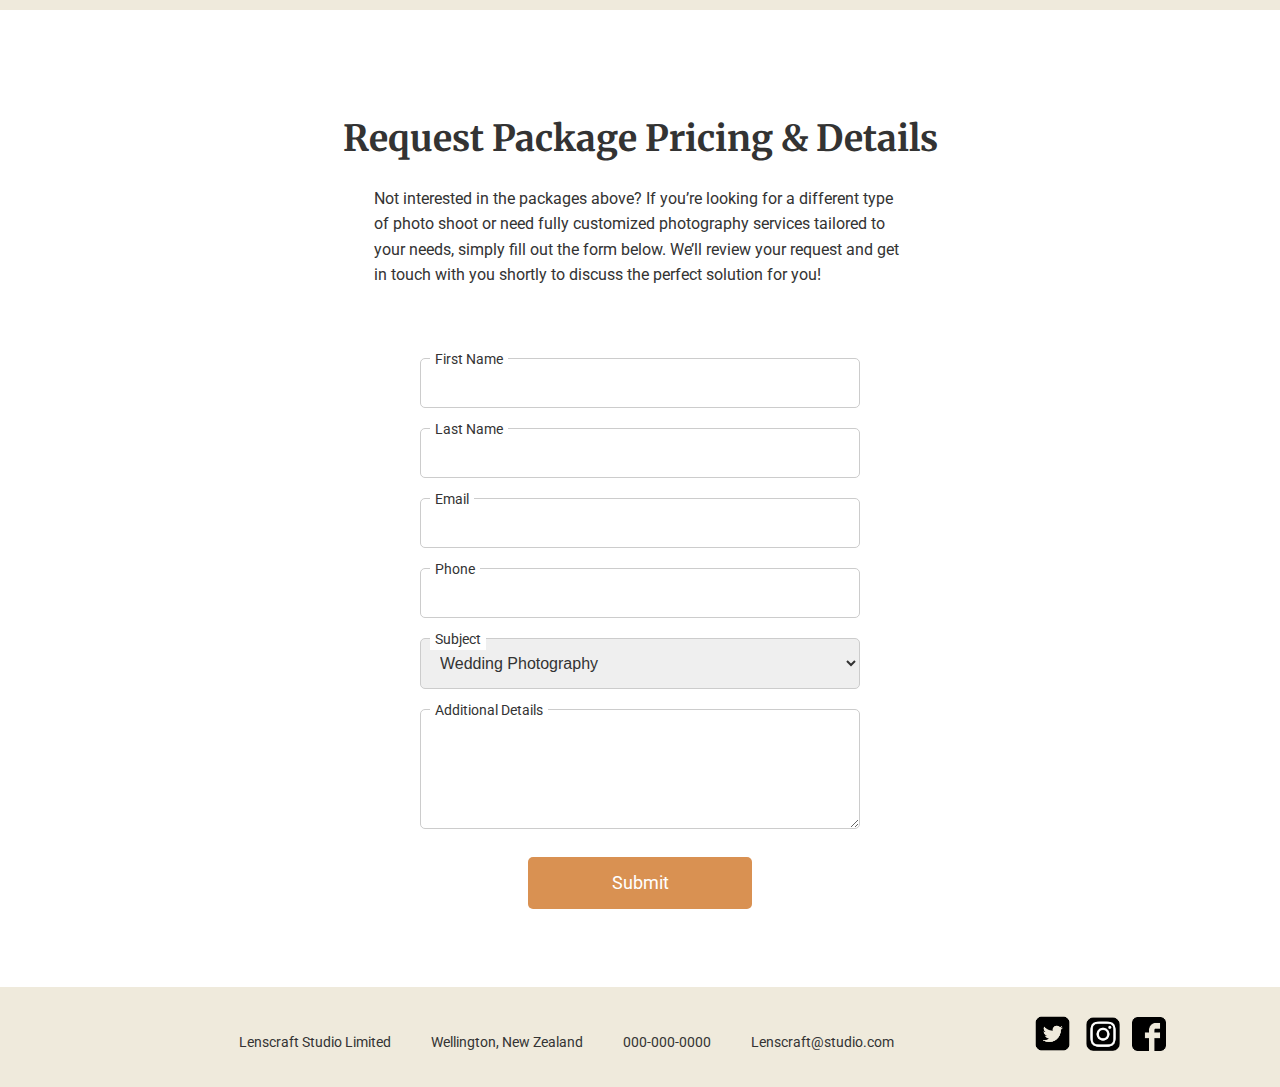
<file: pricingPage.html>
<!DOCTYPE html>
<html lang="en">
<head>
    <meta charset="UTF-8">
    <meta name="viewport" content="width=device-width, initial-scale=1.0">
    <title>pricingPage</title>
    <link rel="stylesheet" href="./css/common.css">
    <link rel="stylesheet" href="./css/header_footer.css">
    <link rel="stylesheet" href="./css/pricingPage.css">
    <script src="./javascript/script.js"></script>
    <!-- Google Fonts: Roboto, Merriweather -->
    <link href="https://fonts.googleapis.com/css2?family=Roboto:wght@400;500;700&family=Merriweather:wght@400;700&display=swap" rel="stylesheet">
</head>
<body>

    <header class="inside">
        <h1 class="logo">
            <a href="/LensCraftStudio/index.html">
                <img src="./images/logo_black.png" alt="Logo Image of Camera">
            </a>
        </h1>
        <nav>
            <ul>
                <li><a href="/LensCraftStudio/index.html">Home</a></li>
                <li>
                    <a href="#">Portfolio &#9661;</a>
                    <ul class="sub_nav_in">
                        <li><a href="#">Wedding</a></li>
                        <li><a href="#">Portrait</a></li>
                        <li><a href="#">Commercial</a></li>
                    </ul>
                </li>
                <li><a href="/LensCraftStudio/pricingPage.html">Packages & Pricing</a></li>
                <li>
                    <a href="#">Booking &#9661;</a>
                    <ul class="sub_nav">
                        <li><a href="/LensCraftStudio/booking.html">Make a Booking</a></li>
                        <li><a href="/LensCraftStudio/booking_check.html">Check Booking</a></li>
                    </ul>
                </li>
                <li><a href="/LensCraftStudio/aboutus.html">About Us</a></li>
                <li><a href="#">Photo Academy</a></li>
            </ul>
        </nav>
        <div class="contact_us">
            <a href="#">Contact Us</a>
        </div>
    </header>
    
    <main>
        <div class="service_pricing_page">


            <h2 class="section_title">Explore Our Photography Packages and Pricing</h2>
            

            <div class="image_gallery">
                <a href="#">
                    <img class="couple_photo" src="./images/priceImage1.jpg" alt="Couple Photography">
                    <div class="hover_button">View More</div>
                    <div class="inline_box">
                        <h3>Wedding Photography</h3>
                        <p>
                        Capturing your love story with timeless elegance. Full-day coverage, beautiful moments, and memories that last a lifetime.
                        </p>
                    </div>
                </a>
                <a href="#">
                    <img class="family_photo" src="./images/priceImage2.jpg" alt="Family Photography">
                    <div class="hover_button">View More</div>
                    <div class="inline_box">
                        <h3>Family Photography</h3>
                        <p>
                            Cherish every family milestone. From birthdays to all anniversaries, we capture the moments that matter most. Capturing all the moments.
                        </p>
                    </div>
                </a>
                <a href="#">
                    <img class="whisky_photo" src="./images/priceImage3.jpg" alt="Whisky Photography">
                    <div class="hover_button">View More</div>
                    <div class="inline_box">
                        <h3>Commercial Photography</h3>
                        <p>
                            Showcasing your brand with professional images that speak to your audience. Perfect for marketing and businesses.
                        </p>
                    </div>

                </a>
                <a href="#">
                    <img class="photographer_photo" src="./images/priceImage4.jpg" alt="Photographer">
                    <div class="hover_button">View More</div>
                    <div class="inline_box">
                        <h3>Photo Academy</h3>
                        <p>
                            Learn the art of photography with hands-on classes. From beginners to advanced, we help you master your camera.
                        </p> 
                    </div>            
                </a>
            </div>

            <div class="packages_selection">
                <h2>LensCraft Studio Packages</h2>

                <div class="packages_button">
                    <span class="package_toggle" data-target="wedding_packages">Wedding</span>
                    <span class="package_toggle" data-target="family_packages">Family</span>
                    <span class="package_toggle" data-target="commercial_packages">Commercial</span>
                </div>
                

                <div class="wedding_packages packages_content active">
                    <div class="packages_container">
                        <div class="content_box">
                            <img src="./images/camera_packages.png" alt="camera_icon">
                            <p>Basic Package</p>
                            <p>- 4 hours wedding coverage</p>
                            <p>- 100 edited wedding photos</p>
                            <p>- 1 premium wedding album</p>
                            <p>$1,500 + GST </p>
                            <p>(Package details will be finalized upon consultation.)</p>
                        </div>
                        <div class="content_box">
                            <img src="./images/camera_packages.png" alt="camera_icon">
                            <p>Premium Packagee</p>
                            <p>- 8 hours wedding coverage</p>
                            <p>- 200 edited wedding photos</p>
                            <p>- 2 premium wedding album</p>
                            <p>$2,600 + GST</p>
                            <p>(Package details will be finalized upon consultation.)</p>
                        </div>
                        <div class="content_box">
                            <img src="./images/camera_packages.png" alt="camera_icon">
                            <p>Luxury Package</p>
                            <p>- Full day wedding coverage</p>
                            <p>- 300 edited wedding photos</p>
                            <p>- 3 premium wedding album</p>
                            <p>$4,200 + GST</p>
                            <p>(Package details will be finalized upon consultation.)</p>
                        </div>
                    </div>
                    <button class="book_button" onclick="location.href='/LensCraftStudio/booking.html'">Book Now</button>
                </div>
                
                <div class="family_packages packages_content">
                    <div class="packages_container">
                        <div class="content_box">
                            <img src="./images/camera_packages.png" alt="camera_icon">
                            <p>Basic Package</p>
                            <p>- 2 hours of coverage</p>
                            <p>- 50 edited photos</p>
                            <p>- 1 printed family portrait</p>
                            <p>$800 + GST</p>
                            <p>(Package details will be finalized upon consultation.)</p>
                        </div>
                        <div class="content_box">
                            <img src="./images/camera_packages.png" alt="camera_icon">
                            <p>Premium Packagee</p>
                            <p>- 4 hours of coverage</p>
                            <p>- 150 edited photos</p>
                            <p>- 2 printed family portraits</p>
                            <p>$1,500 + GST</p>
                            <p>(Package details will be finalized upon consultation.)</p>
                        </div>
                        <div class="content_box">
                            <img src="./images/camera_packages.png" alt="camera_icon">
                            <p>Luxury Package</p>
                            <p>- Full-day coverage (up to 8 hours)</p>
                            <p>- 300 edited photos</p>
                            <p>- 3 printed family portraits</p>
                            <p>$3,200 + GST</p>
                            <p>(Package details will be finalized upon consultation.)</p>
                        </div>
                    </div>
                   <button class="book_button" onclick="location.href='/LensCraftStudio/booking.html'">Book Now</button>
                </div>
                
                <div class="commercial_packages packages_content">
                    <div class="packages_container">
                        <div class="content_box">
                            <img src="./images/camera_packages.png" alt="camera_icon">
                            <p>Starter Package</p>
                            <p>- 2-3 hours of shooting</p>
                            <p>- 50 key product/service images</p>
                            <p>- Simple backgrounds and props</p>
                            <p>$1,200 + GST</p>
                            <p>(Package details will be finalized upon consultation.)</p>
                        </div>
                        <div class="content_box">
                            <img src="./images/camera_packages.png" alt="camera_icon">
                            <p>Professional Package</p>
                            <p>- 5 hours of shooting</p>
                            <p>- 100+ high-quality images</p>
                            <p>- Advanced image retouching and styling</p>
                            <p>$2,500 + GST</p>
                            <p>(Package details will be finalized upon consultation.)</p>
                        </div>
                        <div class="content_box">
                            <img src="./images/camera_packages.png" alt="camera_icon">
                            <p> Enterprise Package</p>
                            <p>- Full-day shoot (8+ hours)</p>
                            <p>- 300+ photos</p>
                            <p>- High-end post-processing and graphic work</p>
                            <p>$5,000 + GST</p>
                            <p>(Package details will be finalized upon consultation.)</p>
                        </div>
                    </div>
                    <button class="book_button" onclick="location.href='/LensCraftStudio/booking.html'">Book Now</button>
                </div>
            </div>

            


<div class="request_form">
    <h2>Request Package Pricing & Details</h2>
    <p>Not interested in the packages above? If you’re looking for a different type of photo shoot or need fully customized photography services tailored to your needs, simply fill out the form below. We’ll review your request and get in touch with you shortly to discuss the perfect solution for you!</p>
    
    <form class="contact_form">
        <div class="input_group">
            <label for="first_name">First Name</label>
            <input type="text" id="first_name" name="first_name" required>
        </div>
    
        <div class="input_group">
            <label for="last_name">Last Name</label>
            <input type="text" id="last_name" name="last_name" required>
        </div>
    
        <div class="input_group">
            <label for="email">Email</label>
            <input type="email" id="email" name="email" required>
        </div>
    
        <div class="input_group">
            <label for="phone">Phone</label>
            <input type="tel" id="phone" name="phone" required>
        </div>
    
        <div class="input_group">
            <label for="subject">Subject</label>
            <select id="subject" name="subject">
                <option value="wedding">Wedding Photography</option>
                <option value="family">Family Photoshoot</option>
                <option value="commercial">Commercial Project</option>
                <option value="other">Other (Specify Below)</option>
            </select>
        </div>
    
        <div class="input_group">
            <label for="details">Additional Details</label>
            <textarea id="details" name="details" required></textarea>
        </div>
    
        <button type="submit" class="submit_button">Submit</button>
    </form>
    
    
</div>

        </div>
    </main>

    <footer>
        <ul class="info_footer">
            <li>Lenscraft Studio Limited</li>
            <li>Wellington, New Zealand</li>
            <li>000-000-0000</li>
            <li>Lenscraft@studio.com</li>
        </ul>
        <ul class="sns_footer">
            <li>
                <a href="#" class="twitter_logo">
                    <img src="./images/twitter_logo.png" alt="twitter_logo">
                </a>
            </li>
            <li>
                <a href="#">
                    <img src="./images/instagram_logo.png" alt="Instagram Logo">
                </a>
            </li>
            <li>
                <a href="#">
                    <img src="./images/facebook_logo.png" alt="Facebook Logo">
                </a>
            </li>
        </ul>
    </footer>
</body>
</html>
</file>
<file: css/header_footer.css>
/* Header */
header {
    width: 100%;
    height: 80px;
    padding: 14px 108px;
    display: flex;
    font-size: 1rem;
    position: fixed;
    top: 0;
    left: 0;
    z-index: 1000;
    /* background-color: #333;  */
}

header > h1 {
    width: 76px;
    height: 53px;
    margin-right: 40px;
}

header > h1 > a > img {
    width: 100%;
}

header > nav {
    margin: 16px 0;
}

header > nav > ul {
    list-style: none;
    display: flex;
}

header > nav > ul > li {
    padding: 0 10px;
    position: relative;
}

nav > ul > li > a {
    color: #fff;
    font-size:14px;
    text-decoration: none;
    cursor: pointer;
}

nav > ul > li > a:hover {
    text-decoration: underline;
    text-decoration-color: #fff;
    text-decoration-style: solid;
    text-decoration-thickness: 1px;
}

nav > ul > li > ul {
    display: none;
    position: absolute;
    left: 0;
    top: 100%;
    background-color: #fff;
    border-radius: 5px;
    box-shadow: 0 5px 10px rgba(0, 0, 0, 0.1);
}

nav > ul > li:hover > ul {
    display: block;
    width:100px;
}

nav > ul > li > ul > li {
    padding: 5px;
}

nav > ul > li > ul > li:hover{
    background-color: #D99152;
    transition: all 0.3s ease;
}

nav > ul > li > ul > li > a {
    color: #333;
    font-size: 12px;
    text-decoration: none;

}

/* Contact Us Button */
.contact_us {
    position: absolute;
    right: 108px;
    margin-top: 5px;
    width: 130px;
    height: 40px;
    border-radius: 14px;
    border: 1px solid #fff;
    display: flex;
    justify-content: center;
    align-items: center;
    /* background-color: #333; */
    transition: all 0.3s ease;
}

.contact_us:hover {
    background-color: #D99152;
    border-color: #D99152;
}

.contact_us > a {
    font-size: 14px;
    color: white;
    text-decoration: none;
    padding: 10px 0;
    display: block;
}

/* Footer */
footer {
    width: 100%;
    height: 100px;
    background-color: #EFEADC;
    display: flex;
    justify-content: space-between;
    padding: 20px 108px;
    align-items: center;
}

footer > .info_footer {
    flex: 1;
    display: flex;
    justify-content: center;
    align-items: center;
    text-align:center;
}

footer > .info_footer > li {
    margin-top: 10px;
    font-size: 14px;
    padding: 0px 20px;
}

footer > .sns_footer {
    display: flex;
    align-items: center;
}

footer > .sns_footer > li {
    padding: 0 6px;
}

footer > .sns_footer > li > a > img {
    width: 34px;
    height: 34px;
}

footer > .sns_footer > li > .twitter_logo > img{
    width:43px;
    height:43px;
}
</file>
<file: css/main.css>
header {
    width: 100%;
    height: 80px;
    padding: 14px 108px;
    display: flex;
    font-size: 1rem;
    position: fixed;
    top: 0;
    left: 0;
    z-index: 1000;
    /* background-color: #333;  */
    transition: 0.3s ease;
}

header:hover{
    background: #333;
    cursor:pointer;
}

.slider-container {
    position: relative;
    width: 100%;
    height: calc(100vh - 100px);
    overflow: hidden;
}

.slide-box {
    display: flex;
    width: 100%; 
    transition: transform 0.5s ease;
}

.slide {
    width: 100vw; 
    height: 100%; 
    flex-shrink: 0;
}



.slide img {
    width: 100%; 
    height: 100%;
    object-fit: cover; 
}

.slide:first-child{
    position:relative;
}

.slide:first-child::before {
    content: "";
    position: absolute;
    top: 0;
    left: 0;
    width: 100%;
    height: 100%;
    background-color: rgba(0, 0, 0, 0.6); 
    z-index: 1;
}

.main_mention {
    position: absolute;
    top: 36%;
    left: 50%;
    transform: translate(-50%, -50%);
    text-align: center;
    color: white;
    z-index: 2; 
    width:100%;
}

.main_mention img {
    width: 222px; 
    margin-bottom: 10px;
}


.main_mention p {
    font-size: 14px;
    margin: 5px 0;
    color:#fff;
}


.prev, .next {
    position: absolute;
    top: 50%;
    transform: translateY(-50%);
    background-color: transparent;
    color: white;
    font-size: 40px;
    padding: 10px;
    cursor: pointer;
    border:none;
    outline: none;

}

.prev {
    left: 50px;
    transition: 0.3s ease;
}

.next {
    right: 50px;
    transition: 0.3s ease;
}

.prev:hover,.next:hover{
    color:#D99152;
}



.dots-container {
    position: absolute;
    bottom: 20px;
    left: 50%;
    transform: translateX(-50%);
    display: flex;
    justify-content: center;
    gap: 10px; 
}

.dot {
    width: 12px;
    height: 12px;
    border-radius: 50%;
    background-color: #fff;
    cursor: pointer;
    transition: background-color 0.3s; 
}


.dot.active {
    background-color: #D99152; 
}
</file>
<file: css/aboutus.css>
header {
    width: 100%;
    height: 80px;
    padding: 14px 108px;
    display: flex;
    font-size: 1rem;
    position: fixed;
    top: 0;
    left: 0;
    z-index: 1000;
    background-color: #fff;
    border-bottom: 1px solid #333; 
}

nav > ul > li > a {
    color:#333;
}
nav > ul > li > a:hover {
    text-decoration: underline;
    text-decoration-color: #333;
    text-decoration-style: solid;
    text-decoration-thickness: 1px;
}

.contact_us {
    border: 1px solid #333;
}

.contact_us:hover {
    background-color: #D99152;
    border-color: #D99152;
}

.contact_us > a {
    color: #333;
}
.contact_us > a:hover {
    color: #fff;
}

main{
    margin:0px 108px 0px 108px;
    margin-top:150px;
    margin-bottom:100px;
    box-sizing: border-box;
}

h2{
    text-align: center;
}

.intro_box{
    display:grid;
    grid-gap:20;
    display: flex;
    flex-direction: row;
    align-content: center;
    justify-content: center;
}

.intro_box .img_box{
    width:30%;
    height:100%;
    border-radius: 10px;
}
.intro_box .content_box{
    width:40%;
}


.intro_box .img_box img{
width:100%;
border-radius: 10px;
}

.intro_box .content_box h3{
    font-size: 24px;
    margin-left: 80px;
}

.intro_box .content_box h3:first-of-type{
    margin-top:40px
}

.intro_box .content_box p{
    text-align: left;
    margin-left: 80px;
}

.intro_box .content_box .wrap_box{
    display: flex;
}
</file>
<file: css/booking.css>
header {
    width: 100%;
    height: 80px;
    padding: 14px 108px;
    display: flex;
    font-size: 1rem;
    position: fixed;
    top: 0;
    left: 0;
    z-index: 1000;
    background-color: #fff;
    border-bottom: 1px solid #333; 
}

nav > ul > li > a {
    color:#333;
}
nav > ul > li > a:hover {
    text-decoration: underline;
    text-decoration-color: #333;
    text-decoration-style: solid;
    text-decoration-thickness: 1px;
}

.contact_us {
    border: 1px solid #333;
}

.contact_us:hover {
    background-color: #D99152;
    border-color: #D99152;
}

.contact_us > a {
    color: #333;
}
.contact_us > a:hover {
    color: #fff;
}

/* General Form Styling */

main h2{
    margin-top:150px;
    text-align: center;
}


/* Booking Form Styles */

.booking_form {
    max-width: 600px;
    margin: 50px auto;
    padding: 30px;
    background-color: #ffffff;
    border-radius: 15px;
    transition: all 0.3s ease;
}

.booking_form h2 {
    text-align: center;
    font-size: 34px;
    margin-bottom: 30px;
}

.input_group {
    margin-bottom: 25px;
    position: relative;
}

.input_group label {
    position: absolute;
    top: -12px;
    left: 10px;
    background-color: #fff;
    padding: 0 5px;
    font-size: 14px;
}

input, select, textarea {
    width: 100%;
    padding: 15px;
    font-size: 16px;
    border: 1px solid #333;
    border-radius: 10px;
    outline: none;
    transition: border 0.3s ease;
}

/* input:focus, select:focus, textarea:focus {
    border-color: #D99152;
} */

textarea {
    height: 120px;
    resize: none;
}

button.submit_button {
    background-color: #D99152;
    color: #fff;
    border: none;
    border-radius: 10px;
    padding: 15px;
    font-size: 18px;
    width: 250px;
    cursor: pointer;
    margin-top: 30px;
    text-align: center;
    display: block;         
    margin-left: auto;      
    margin-right: auto;      
}

.password_box input::placeholder{
    color:#a8a8a8;
    font-size:12px;
}
</file>
<file: css/booking_check.css>
/* navigation */
header {
    width: 100%;
    height: 80px;
    padding: 14px 108px;
    display: flex;
    font-size: 1rem;
    position: fixed;
    top: 0;
    left: 0;
    z-index: 1000;
    /* background-color: #333;  */
}
nav > ul > li > a:hover {
    text-decoration: underline;
    text-decoration-color: #333;
    text-decoration-style: solid;
    text-decoration-thickness: 1px;
}

.service_pricing_page > .section_title{
    padding:80px 0px 80px 0px;
}

nav > ul > li > a {
    color: #333;
    text-decoration: none;
}

.contact_us {
    position: absolute;
    right: 108px;
    margin-top: 5px;
    width: 130px;
    height: 40px;
    border-radius: 14px;
    border: 1px solid #333;
    display: flex;
    justify-content: center;
    align-items: center;
    /* background-color: #333; */
    transition: all 0.3s ease;}
    .contact_us a{
        color:#333;
    }

    .contact_us a:hover{
        color:#fff;
    }

main{
    margin-top: 180px;
    height: calc(100vh - 260px);
}

/*booking_check*/

h2{
    font-size: 36px;
    text-align: center;
    margin-bottom:74px;
}

.container{
    /* move to center */
    max-width: fit-content;
    margin-inline: auto;
}

.detail_box{
    width:400px;
}

.container .input_box{
    width:100%;
    height: 74px;
    border: 1px solid #333;
}

.container .name_box{
    margin-bottom:20px;
}

.container .pwd_box{
    margin-bottom: 13px;
}

.container .check_res{
    text-align: right;
    margin-bottom:14px;
}

.container .check_res span{
    font-size: 12px;
    cursor:pointer;
}

.check_cont{
    text-align: center;
}

.check_cont button{
    width:100%;
    height:68px;
    background-color:#D99152;
    cursor:pointer;
    margin-bottom: 2px;
    border-radius: 5px;
}
.check_cont button p{
    text-align: center;
    padding-top:18px;
}

.check_cont span, .check_cont a{
    font-size: 12px;
}

.check_cont a{
    text-decoration:underline;
    color:#D99152
}
</file>
<file: css/header,footer.css>
/* Header */
header{
    width:100%;
    height:80px;
    padding:14px 108px;
    /* background-color: #333;  */
    display:flex;
    font-size: 14px;
    position: fixed;
}

header>nav{
    margin:16px 0px;
}

header>nav > ul{
    list-style:none;
    display:flex;
}

header>nav>ul>li{
    padding:0px 14px;
}

nav>ul>li>ul>li{
    display:none;
    /* position: absolute; */
    padding:3px 10px 3px 3px;
    /* background-color: #fff; */
}
nav>ul>li>ul>li>a{
    font-size:12px;
    width: 100%;
}
nav>ul>li>a:hover{
    text-decoration: underline;
    text-decoration-color: #fff;
    text-decoration-style: solid;
    text-decoration-thickness:2px ;
}
nav>ul>li>a,nav>ul>li>ul>li>a,nav>ul>li>ul>li{
    color:#fff;
    text-decoration: none;
    list-style: none;
}


header>h1{
    width:76px;
    height:53px;
    margin:0px 40px 0px 0px;
}

header>h1>a>img{
    width:100%;
}

header>.sub_nav{
    list-style: none;
}

.contact_us {
    position: absolute;
    right:108px;
    margin:5px 0px 0px 0px;
    width: 130px;
    height:40px;
    border-radius: 14px;
    border-style:solid;
    border-color: #fff;
    display: flex;
    justify-content: center;
    align-items: center;
}
.contact_us:hover{
    background-color: #D99152;
    transition: 0.5s;
    border-color: #D99152;
}
.contact_us > a{
    width: 100%;
    padding:27px;
    color: white;
    text-decoration: none;
}

/* Footer */
footer{
    width:100%;
    height:100px;
    background-color:#EFEADC ;
    display: flex;
}
footer > ul{
    display: flex;
}
footer > .info_footer{
    margin-left:29%;
}
footer > .info_footer > li{
    margin-top:40px;
    padding:0px 12px;
    font-size:14px;
}
footer > .sns_footer{

    position: absolute;
    right:108px;
    margin-top:30px;
}
footer > .sns_footer>li{
    padding:0px 6px;
}
footer > .sns_footer>li>a>img{
    width:34px;
    height: 34px;
}
</file>
<file: css/pricingPage.css>
header {
    width: 100%;
    height: 80px;
    padding: 14px 108px;
    display: flex;
    font-size: 1rem;
    position: fixed;
    top: 0;
    left: 0;
    z-index: 1000;
    background-color: #fff;
    border-bottom: 1px solid #333; 
}
nav > ul > li > a:hover {
    text-decoration: underline;
    text-decoration-color: #333;
    text-decoration-style: solid;
    text-decoration-thickness: 1px;
}

.contact_us {
    border: 1px solid #333;
}

.contact_us:hover {
    background-color: #D99152;
    border-color: #D99152;
}

.contact_us > a {
    color: #333;
}
.contact_us > a:hover {
    color: #fff;
}


main {
    margin: 0 108px;
}

.service_pricing_page > .section_title{
    padding:80px 0px 80px 0px;
}

nav > ul > li > a {
    color: #333;
    text-decoration: none;
}

.service_pricing_page{
    margin-top:108px;
}
.section_title{
    text-align: center;
    font-size:36px;
}

.image_gallery {
    display: flex; 
    justify-content: space-between; 
    /* align-items: center;  */
    gap: 20px; 
    flex-wrap: wrap; 
    margin-bottom: 90px;
}

.image_gallery .inline_box{
    /* background-color: pink; */
    width:98%;
    display: inline-block;
}

.image_gallery .inline_box h3{

    font-family: roboto;
    text-align: left;
    margin-top:10px;
    margin-bottom: 5px;
}

.image_gallery a {
    position: relative;
    width: 22%;
    height: auto;
    overflow: hidden;
    transition: transform 0.3s ease;
}

.image_gallery a:hover {
    transform: scale(1.05);}

.image_gallery a img {
    width: 100%;
    height: auto;
}



.image_gallery a:hover img::before{
    opacity: 1;
}

/* button */
.hover_button{
    position: absolute;
    top: 40%;
    left: 50%;
    width: 184px;
    height: 41px;
    background: #D99152;
    color: black;
    font-size: 16px;
    text-align: center;
    line-height: 41px;
    border-radius: 5px;
    transform: translate(-50%, -50%);
    opacity: 0;
    transition: opacity 0.3s ease-in-out;
    
}
.image_gallery a:hover .hover_button{
    opacity: 1;
}



.image_gallery img {
    width: 100%; 
    height: auto; 
    display: block; 
    border-radius: 8px; 

}

.image_gallery img:hover{
    width:100%;
    height:auto;
    background-color: #000;
}

.image_gallery h3 {
    margin-top: 20px;
    color: #333;
    text-align: center;
    font-size: 20px;
}

.image_gallery p {
    color: #333;
}

/* 2.Packages Selection */

.packages_selection {
    background-color: #EFEADC;
    width: 100vw;
    height:680px;
    position: relative;
    left: 50%;
    transform: translateX(-50%);
}

.packages_selection h2{
    text-align: center;
    padding: 60px 0px 10px 0px;
    font-size: 36px;
}

.packages_content {
    display: none;
}


.packages_content.active {
    display: block;
}

.packages_button{
    display:flex;
    justify-content: center;
    align-items: center;
    margin-top: 20px;
    margin-bottom:50px;
}

.packages_button span {
    display: inline-block;
    cursor: pointer;
    font-size: 18px;
}

.package_toggle {
    width: 200px;
    height: 40px;
    display: flex;
    justify-content: center;
    align-items: center;
    background-color: #fff;
    color: #333;
    font-size: 16px;
    text-align:center;
    padding-top: 5px;
    border: 1px solid #333333;
    cursor: pointer;
    transition: all 0.3s ease-in-out;
}

.package_toggle.active {
    background-color: #2C6B3F;
    color: #fff;
}

.packages_container {
    margin-left:13%;
    /* background-color: #2C6B3F; */
    margin-top: 50px;
    display: flex;
    justify-content: center;
    align-items: center; 
    gap:10px;
    flex-wrap: wrap;
}

.packages_container div {
    width: 20%; 
    min-width: 250px; 
    text-align: center; 
}

.packages_container img {
    width: 62px; 
    height: auto;
}

.packages_container .content_box{
    text-align: left;
}

.packages_container .content_box p:first-of-type{
    font-size: 18px;
    font-weight: bold;
}

.content_box p:nth-child(3),
.content_box p:nth-child(4),
.content_box p:nth-child(5) {
    line-height: 16px;
}

.packages_container .content_box p:nth-child(6){
    font-size: 18px;
    font-weight: bold;
    margin-bottom: 0px;
}
.packages_container .content_box p:last-of-type{
    font-size: 12px;
}

.book_button{
    background-color:#D99152;
    display: block;
    margin: 50px auto; 
    width:232px;
    height:50px;
    text-align: center;
    cursor:pointer;
    border-radius: 5px;
    border:1px solid #D99152;
    color:#fff
}


.request_form h2{
    text-align: center;
    margin:100px 0px 18px 0px;
}

.request_form p {
    width:50%;
    text-align: left;
    margin:0 auto;
    margin-bottom: 70px;
}

.contact_form {
    display: flex;
    flex-direction: column;
    gap: 20px;
    width: 100%;
    max-width: 440px;
    margin: auto;
}

.input_group {
    position: relative;
    width: 100%;
}

.input_group label {
    position: absolute;
    top: -10px;
    left: 10px;
    background: #fff;
    padding: 0 5px;
    font-size: 14px;
    color: #333;
}

input, select, textarea {
    width: 100%;
    padding: 15px;
    border: 1px solid #ccc;
    border-radius: 5px;
    font-size: 16px;
    outline: none;
}

textarea {
    height: 120px;
    resize: vertical;
}

button.submit_button {
    background-color: #D99152;
    font-size: 18px;
    padding: 12px;
    border: none;
    border-radius: 5px;
    cursor: pointer;
    width: 200px;
    text-align: center;
    margin:0 auto;
    margin-bottom:78px;
    color:#fff;
}
</file>
<file: css/common.css>
/*Basic Reset*/
*{
    margin:0;
    padding:0;
    box-sizing:border-box;
    color:#333;
}

a{
    text-decoration: none;
}
h1, h2, h3, p {
    margin-bottom: 15px;
}
h1, h2, h3{
    font-family: merriweather;
    font-size: 36px;
}
body{
    font-family:Roboto;
    font-size: 16px;
    line-height: 1.6;
    background-color: #fff;
}

ul,li{
    list-style:none;
    text-decoration: none;
}

button{
    all:unset;
}
</file>
